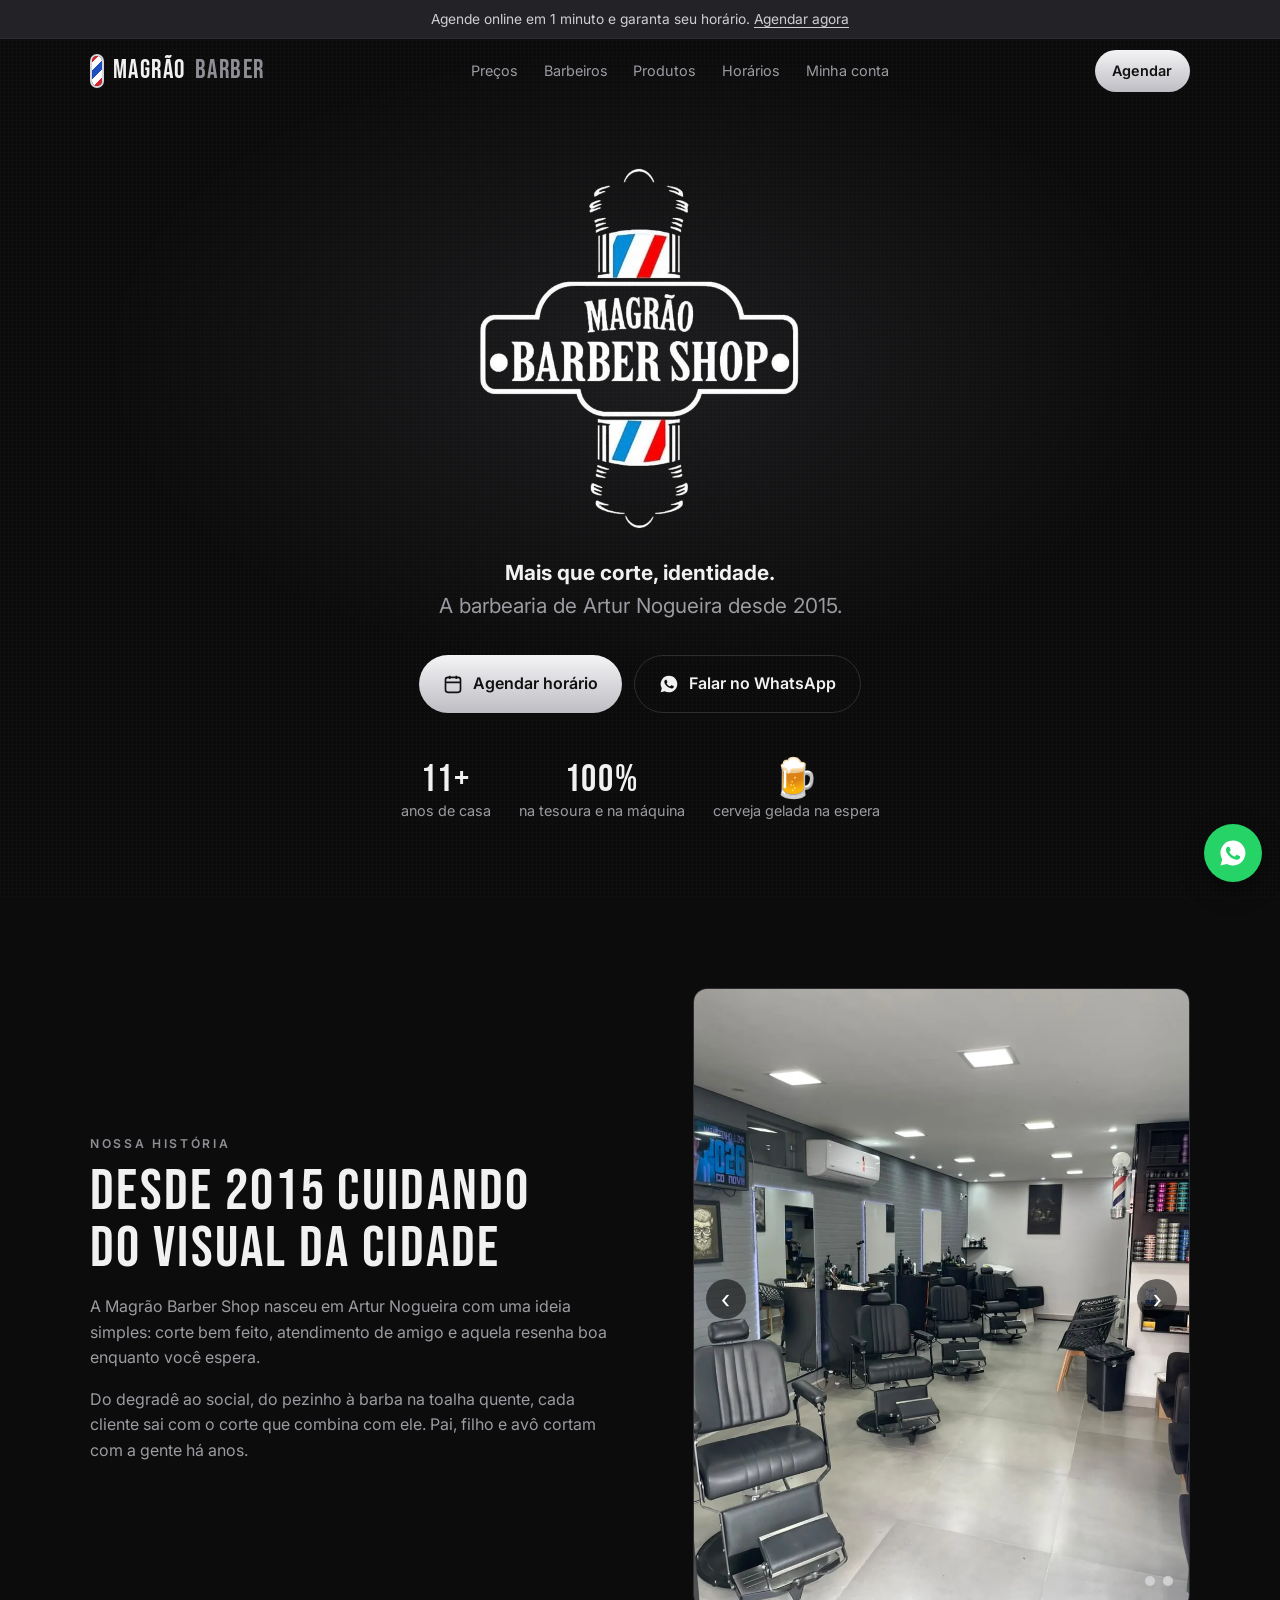
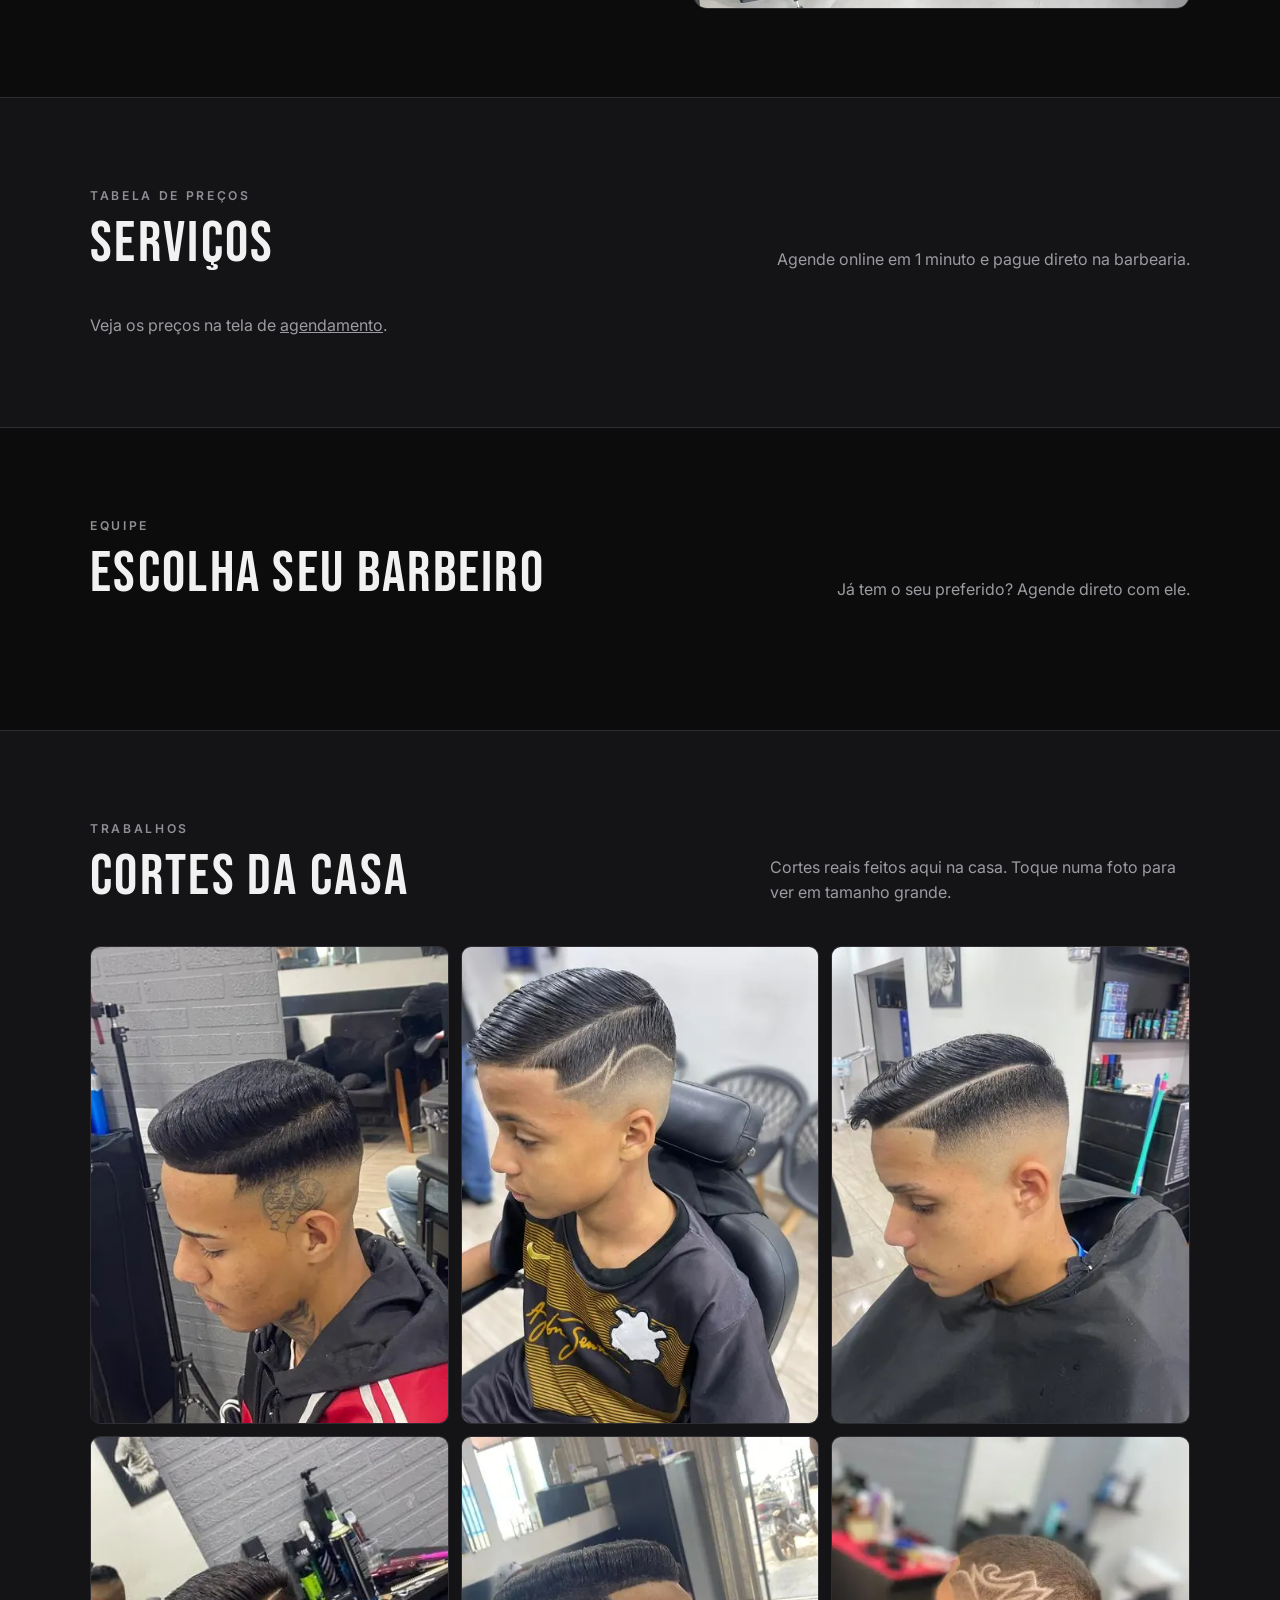
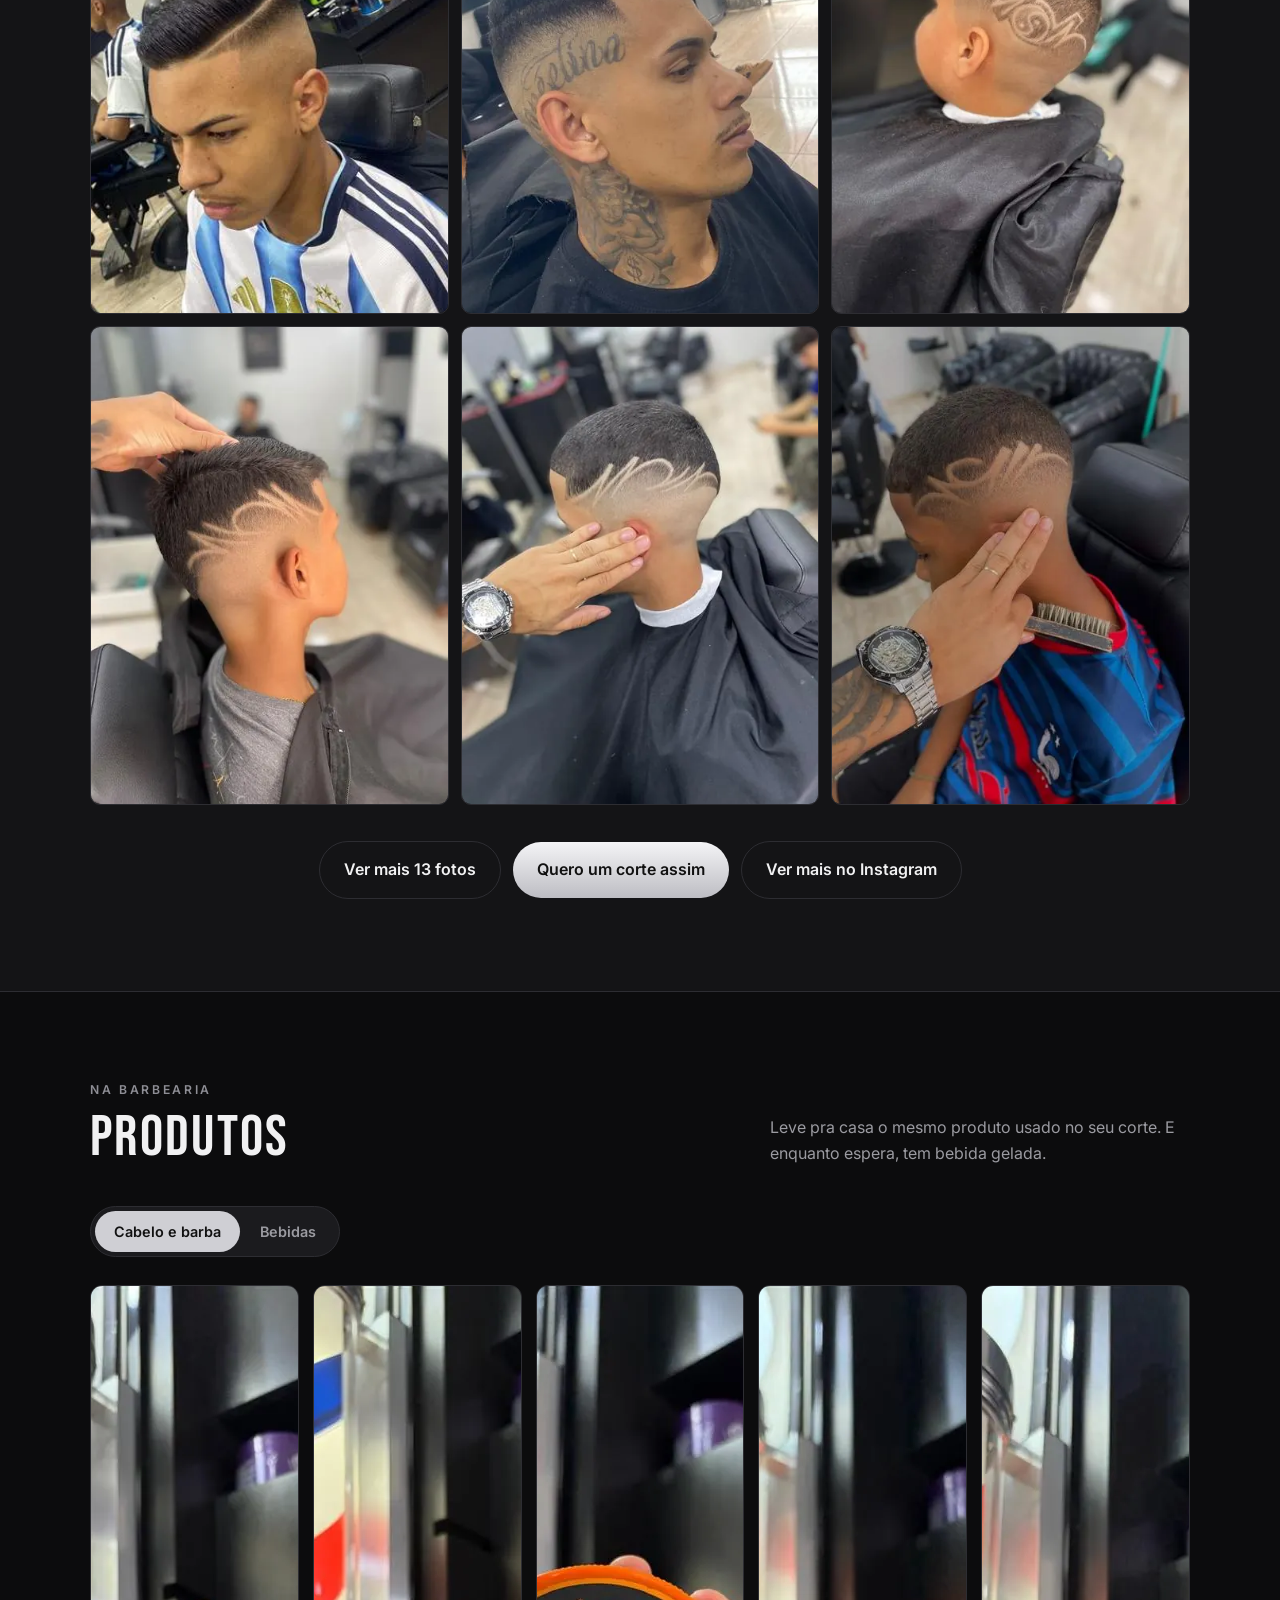
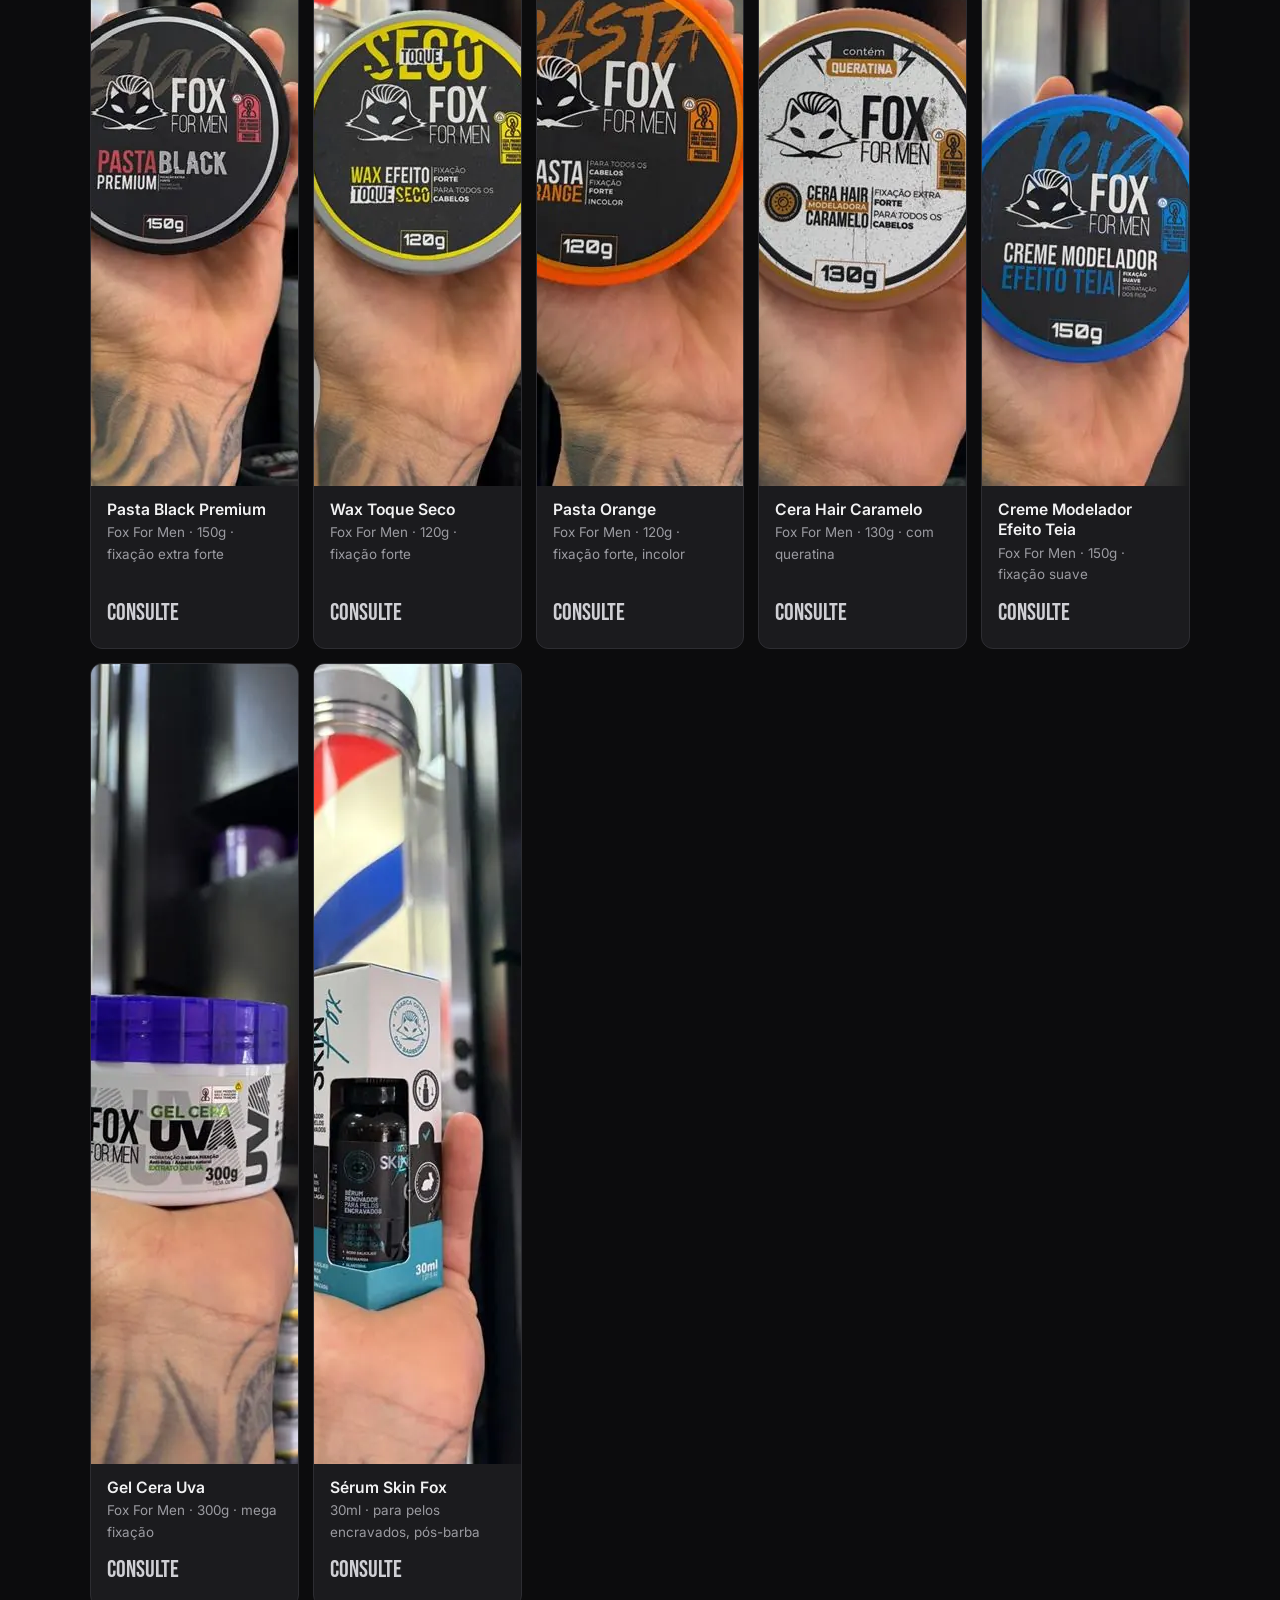
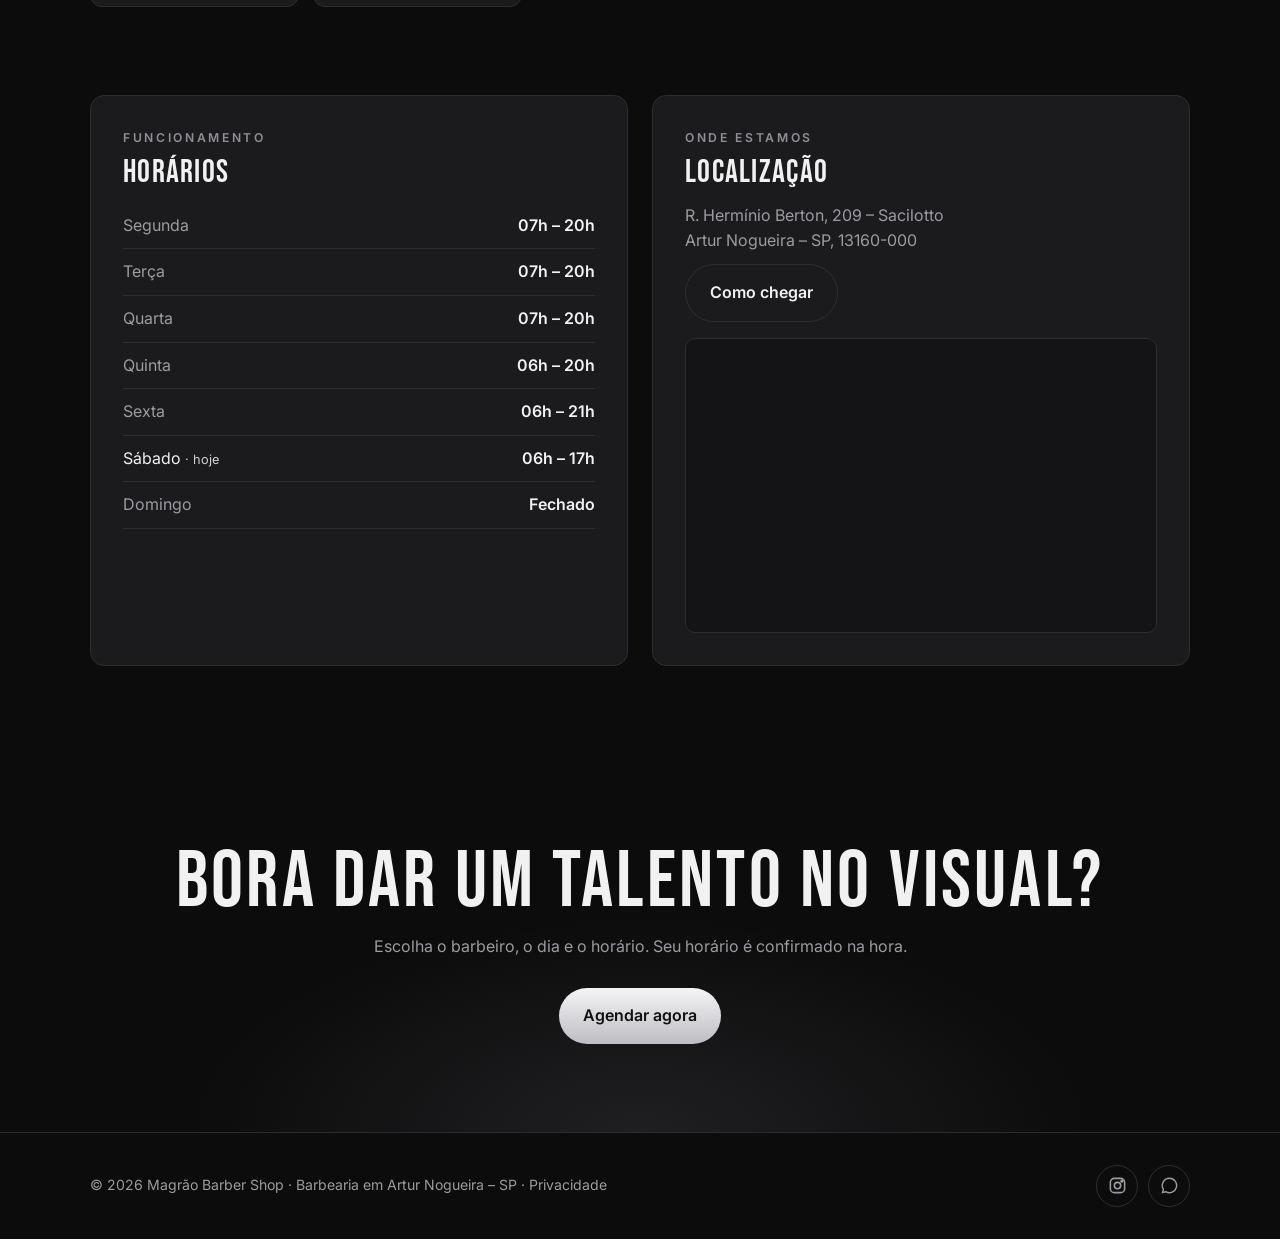
<file: site/index.html>
<!doctype html>
<html lang="pt-BR">
<head>
<script>/* endereço antigo (workers.dev) → domínio da barbearia, no mesmo caminho */if(location.hostname.endsWith(".workers.dev"))location.replace("https://xn--magrobarbershop-nkb.com.br"+location.pathname+location.search+location.hash)</script>
<meta charset="utf-8">
<meta name="viewport" content="width=device-width, initial-scale=1">
<title>Magrão Barber Shop | Barbearia em Artur Nogueira – SP</title>
<meta name="description" content="Barbearia em Artur Nogueira desde 2015. Degradê, social, barba, luzes e platinado. Agende online com o barbeiro que você prefere.">
<link rel="canonical" href="https://xn--magrobarbershop-nkb.com.br/">
<meta name="theme-color" content="#0c0c0d">
<meta name="geo.region" content="BR-SP">
<meta name="geo.placename" content="Artur Nogueira">
<meta name="geo.position" content="-22.5592969;-47.1703975">
<meta property="og:type" content="website">
<meta property="og:locale" content="pt_BR">
<meta property="og:site_name" content="Magrão Barber Shop">
<meta property="og:title" content="Magrão Barber Shop · Barbearia em Artur Nogueira">
<meta property="og:description" content="Mais que corte, identidade. Agende online seu horário.">
<meta property="og:url" content="https://xn--magrobarbershop-nkb.com.br/">
<meta property="og:image" content="https://xn--magrobarbershop-nkb.com.br/img/compartilhar.jpg">
<meta name="twitter:card" content="summary_large_image">
<link rel="icon" type="image/png" sizes="96x96" href="/img/icone-96.png">
<link rel="apple-touch-icon" href="/img/icone-180.png">
<script type="application/ld+json">
{
  "@context": "https://schema.org",
  "@type": "BarberShop",
  "@id": "https://xn--magrobarbershop-nkb.com.br/#barbearia",
  "name": "Magrão Barber Shop",
  "description": "Barbearia em Artur Nogueira desde 2015. Mais que corte, identidade.",
  "url": "https://xn--magrobarbershop-nkb.com.br/",
  "image": "https://xn--magrobarbershop-nkb.com.br/img/compartilhar.jpg",
  "logo": "https://xn--magrobarbershop-nkb.com.br/img/logo.png",
  "telephone": "+55-19-98409-4568",
  "priceRange": "R$ 15 – R$ 120",
  "foundingDate": "2015",
  "address": {
    "@type": "PostalAddress",
    "streetAddress": "R. Hermínio Berton, 209 - Sacilotto",
    "addressLocality": "Artur Nogueira",
    "addressRegion": "SP",
    "postalCode": "13160-000",
    "addressCountry": "BR"
  },
  "geo": { "@type": "GeoCoordinates", "latitude": -22.5592969, "longitude": -47.1703975 },
  "areaServed": ["Artur Nogueira", "Engenheiro Coelho", "Cosmópolis", "Holambra"],
  "openingHoursSpecification": [
    { "@type": "OpeningHoursSpecification", "dayOfWeek": ["Monday", "Tuesday", "Wednesday"], "opens": "07:00", "closes": "20:00" },
    { "@type": "OpeningHoursSpecification", "dayOfWeek": "Thursday", "opens": "06:00", "closes": "20:00" },
    { "@type": "OpeningHoursSpecification", "dayOfWeek": "Friday", "opens": "06:00", "closes": "21:00" },
    { "@type": "OpeningHoursSpecification", "dayOfWeek": "Saturday", "opens": "06:00", "closes": "17:00" }
  ],
  "sameAs": ["https://www.instagram.com/barbeariamagraobarbershop/"],
  "potentialAction": { "@type": "ReserveAction", "target": "https://xn--magrobarbershop-nkb.com.br/agendar" }
}
</script>
<!-- Nome do site que o Google mostra no resultado (no lugar do endereço) -->
<script type="application/ld+json">
{
  "@context": "https://schema.org",
  "@type": "WebSite",
  "name": "Magrão Barber Shop",
  "alternateName": ["Magrão Barbearia", "Barbearia do Magrão"],
  "url": "https://xn--magrobarbershop-nkb.com.br/"
}
</script>
<link rel="preconnect" href="https://fonts.googleapis.com">
<link rel="preconnect" href="https://fonts.gstatic.com" crossorigin>
<link href="https://fonts.googleapis.com/css2?family=Bebas+Neue&family=Inter:wght@400;600&display=swap" rel="stylesheet">
<link rel="stylesheet" href="css/inicio.css?v=20261110a">
</head>
<body>

<header id="top">
  <div class="strip" id="strip"></div>
  <div class="bar">
    <nav class="wrap nav">
      <a href="#" class="brand"><span class="pole"></span>Magrão <b>Barber</b></a>
      <ul>
        <li><a href="#promocoes">Promoções</a></li>
        <li><a href="#servicos">Preços</a></li>
        <li><a href="#barbeiros">Barbeiros</a></li>
        <li><a href="#produtos">Produtos</a></li>
        <li><a href="#contato">Horários</a></li>
        <li><a href="/conta.html">Minha conta</a></li>
      </ul>
      <a class="btn btn-main" href="/agendar.html">Agendar</a>
    </nav>
  </div>
</header>

<main>
  <!-- HERO -->
  <section class="hero">
    <div class="wrap u-pos-relative u-z-1">
      <h1 class="logo">
        <img src="img/logo.webp?v=20261029a" alt="Magrão Barber Shop" width="640" height="640" fetchpriority="high">
        <span class="sr-only">Magrão Barber Shop · Barbearia em Artur Nogueira</span>
      </h1>
      <p class="tag"><strong>Mais que corte, identidade.</strong><br>A barbearia de Artur Nogueira desde 2015.</p>
      <div class="cta">
        <a class="btn btn-main" href="/agendar.html">
          <svg viewBox="0 0 24 24" fill="none" stroke="currentColor" stroke-width="2"><rect x="3" y="4" width="18" height="18" rx="3"/><path d="M16 2v4M8 2v4M3 10h18"/></svg>
          Agendar horário
        </a>
        <a class="btn btn-ghost js-wa" href="#">
          <svg viewBox="0 0 24 24" fill="currentColor"><path d="M12 2a10 10 0 0 0-8.6 15.1L2 22l5-1.3A10 10 0 1 0 12 2Zm5.3 14.1c-.2.6-1.3 1.2-1.8 1.2-.5.1-1 .2-3.3-.7-2.8-1.1-4.6-4-4.7-4.2-.1-.2-1.1-1.5-1.1-2.9s.7-2 1-2.3c.2-.3.5-.3.7-.3h.5c.2 0 .4 0 .6.5l.8 2c.1.2.1.4 0 .5l-.3.5-.4.4c-.1.1-.3.3-.1.6.2.3.7 1.2 1.6 2 1.1 1 2 1.3 2.3 1.4.3.1.5.1.6-.1l.9-1.1c.2-.3.4-.2.7-.1l1.9.9c.3.1.5.2.5.3.1.2.1.8-.1 1.4Z"/></svg>
          Falar no WhatsApp
        </a>
      </div>
      <div class="badges">
        <div><span class="display" id="anos">10+</span>anos de casa</div>
        <div><span class="display">100%</span>na tesoura e na máquina</div>
        <div><span class="display">🍺</span>cerveja gelada na espera</div>
      </div>
    </div>
  </section>

  <!-- PROMOÇÕES -->
  <section id="promocoes" class="alt">
    <div class="wrap">
      <div class="head reveal">
        <div><div class="eyebrow">Aproveita</div><h2>Promoções</h2></div>
        <p>Ofertas da semana. Fale no WhatsApp para garantir a sua.</p>
      </div>
      <div class="promos reveal" id="promos"></div>
    </div>
  </section>

  <!-- SOBRE -->
  <section id="sobre">
    <div class="wrap about">
      <div class="reveal">
        <div class="eyebrow">Nossa história</div>
        <h2>Desde 2015 cuidando<br>do visual da cidade</h2>
        <p>A Magrão Barber Shop nasceu em Artur Nogueira com uma ideia simples: corte bem feito, atendimento de amigo e aquela resenha boa enquanto você espera.</p>
        <p>Do degradê ao social, do pezinho à barba na toalha quente, cada cliente sai com o corte que combina com ele. Pai, filho e avô cortam com a gente há anos.</p>
      </div>
      <div class="about-img ph reveal" id="salao-car" role="region" aria-roledescription="carrossel" aria-label="Fotos do salão">
        <div class="car-track">
          <img src="img/salao-hoje.webp" alt="Salão da Magrão Barber Shop hoje, com as cadeiras de barbeiro e os espelhos" width="960" height="1280" loading="lazy">
          <img src="img/salao.webp" alt="Prateleira de produtos e poste de barbeiro na Magrão Barber Shop" width="900" height="1200" loading="lazy">
        </div>
        <button type="button" class="car-btn car-prev" aria-label="Foto anterior">‹</button>
        <button type="button" class="car-btn car-next" aria-label="Próxima foto">›</button>
        <div class="car-dots"></div>
      </div>
    </div>
  </section>

  <!-- SERVIÇOS -->
  <section id="servicos" class="alt">
    <div class="wrap">
      <div class="head reveal">
        <div><div class="eyebrow">Tabela de preços</div><h2>Serviços</h2></div>
        <p>Agende online em 1 minuto e pague direto na barbearia.</p>
      </div>
      <div class="menu reveal" id="menu"></div>
    </div>
  </section>

  <!-- BARBEIROS -->
  <section id="barbeiros">
    <div class="wrap">
      <div class="head reveal">
        <div><div class="eyebrow">Equipe</div><h2>Escolha seu barbeiro</h2></div>
        <p>Já tem o seu preferido? Agende direto com ele.</p>
      </div>
      <div class="team reveal" id="team"></div>
    </div>
  </section>

  <!-- GALERIA -->
  <section id="galeria" class="alt">
    <div class="wrap">
      <div class="head reveal">
        <div><div class="eyebrow">Trabalhos</div><h2>Cortes da casa</h2></div>
        <p>Cortes reais feitos aqui na casa. Toque numa foto para ver em tamanho grande.</p>
      </div>
      <!-- Fotos dos cortes: img/cortes/corteN-p.webp (grade) e corteN.webp (tamanho grande) · quantidade em js/inicio.js -->
      <div class="grid reveal" id="grid"></div>
      <div class="center">
        <button type="button" class="btn btn-ghost" id="grid-more" hidden>Ver mais fotos</button>
        <a class="btn btn-main" href="/agendar.html">Quero um corte assim</a>
        <a class="btn btn-ghost" href="https://www.instagram.com/barbeariamagraobarbershop/" target="_blank" rel="noopener">Ver mais no Instagram</a>
      </div>
    </div>
  </section>

  <!-- PRODUTOS -->
  <dialog id="lb" aria-label="Foto do corte">
    <div class="lb-in">
      <img id="lb-img" alt="">
      <button type="button" id="lb-prev" aria-label="Foto anterior">‹</button>
      <button type="button" id="lb-next" aria-label="Próxima foto">›</button>
      <button type="button" id="lb-close" aria-label="Fechar">✕</button>
      <span id="lb-count"></span>
    </div>
  </dialog>

  <section id="produtos">
    <div class="wrap">
      <div class="head reveal">
        <div><div class="eyebrow">Na barbearia</div><h2>Produtos</h2></div>
        <p>Leve pra casa o mesmo produto usado no seu corte. E enquanto espera, tem bebida gelada.</p>
      </div>
      <div class="tabs" role="tablist">
        <button role="tab" aria-selected="true" data-cat="cuidados">Cabelo e barba</button>
        <button role="tab" aria-selected="false" data-cat="bebidas">Bebidas</button>
      </div>
      <div class="prods" id="prods"></div>
      <p class="note" id="prod-note" hidden>Bebidas alcoólicas: venda proibida para menores de 18 anos. Se beber, não dirija.</p>
    </div>
  </section>

  <!-- HORÁRIOS / LOCAL -->
  <section class="u-pt-0" id="contato">
    <div class="wrap info">
      <div class="card reveal">
        <div class="eyebrow">Funcionamento</div>
        <h3>Horários</h3>
        <ul class="hours" id="hours"></ul>
      </div>
      <div class="card reveal">
        <div class="eyebrow">Onde estamos</div>
        <h3>Localização</h3>
        <address id="endereco"></address>
        <p class="u-mt-10"><a class="btn btn-ghost" id="rota" target="_blank" rel="noopener noreferrer" href="#">Como chegar</a></p>
        <div class="map"><iframe loading="lazy" title="Mapa da Magrão Barber Shop" id="mapa" referrerpolicy="no-referrer-when-downgrade"></iframe></div>
      </div>
    </div>
  </section>

  <!-- CTA FINAL -->
  <section class="final">
    <div class="wrap reveal">
      <h2>Bora dar um talento no visual?</h2>
      <p>Escolha o barbeiro, o dia e o horário. Seu horário é confirmado na hora.</p>
      <a class="btn btn-main" href="/agendar.html">Agendar agora</a>
    </div>
  </section>
</main>

<footer>
  <div class="wrap">
    <span>© <span id="ano"></span> Magrão Barber Shop · Barbearia em Artur Nogueira – SP · <a href="/privacidade.html">Privacidade</a></span>
    <div class="social">
      <a href="https://www.instagram.com/barbeariamagraobarbershop/" target="_blank" rel="noopener noreferrer" aria-label="Instagram">
        <svg viewBox="0 0 24 24" fill="none" stroke="currentColor" stroke-width="2"><rect x="3" y="3" width="18" height="18" rx="5"/><circle cx="12" cy="12" r="4"/><circle cx="17.5" cy="6.5" r="1" fill="currentColor"/></svg>
      </a>
      <a class="js-wa" href="#" aria-label="WhatsApp">
        <svg viewBox="0 0 24 24" fill="currentColor"><path d="M12 2a10 10 0 0 0-8.6 15.1L2 22l5-1.3A10 10 0 1 0 12 2Zm0 1.8a8.2 8.2 0 1 1-4.2 15.3l-.3-.2-3 .8.8-2.9-.2-.3A8.2 8.2 0 0 1 12 3.8Z"/></svg>
      </a>
    </div>
  </div>
</footer>

<a class="fab js-wa" href="#" aria-label="Agendar pelo WhatsApp">
  <svg viewBox="0 0 24 24"><path d="M12 2a10 10 0 0 0-8.6 15.1L2 22l5-1.3A10 10 0 1 0 12 2Zm5.3 14.1c-.2.6-1.3 1.2-1.8 1.2-.5.1-1 .2-3.3-.7-2.8-1.1-4.6-4-4.7-4.2-.1-.2-1.1-1.5-1.1-2.9s.7-2 1-2.3c.2-.3.5-.3.7-.3h.5c.2 0 .4 0 .6.5l.8 2c.1.2.1.4 0 .5l-.3.5-.4.4c-.1.1-.3.3-.1.6.2.3.7 1.2 1.6 2 1.1 1 2 1.3 2.3 1.4.3.1.5.1.6-.1l.9-1.1c.2-.3.4-.2.7-.1l1.9.9c.3.1.5.2.5.3.1.2.1.8-.1 1.4Z"/></svg>
</a>

<script src="js/config.js?v=20261106"></script>
<script src="js/api.js?v=20261114"></script>
<script src="js/inicio.js?v=20261110a"></script>
</body>
</html>
</file>
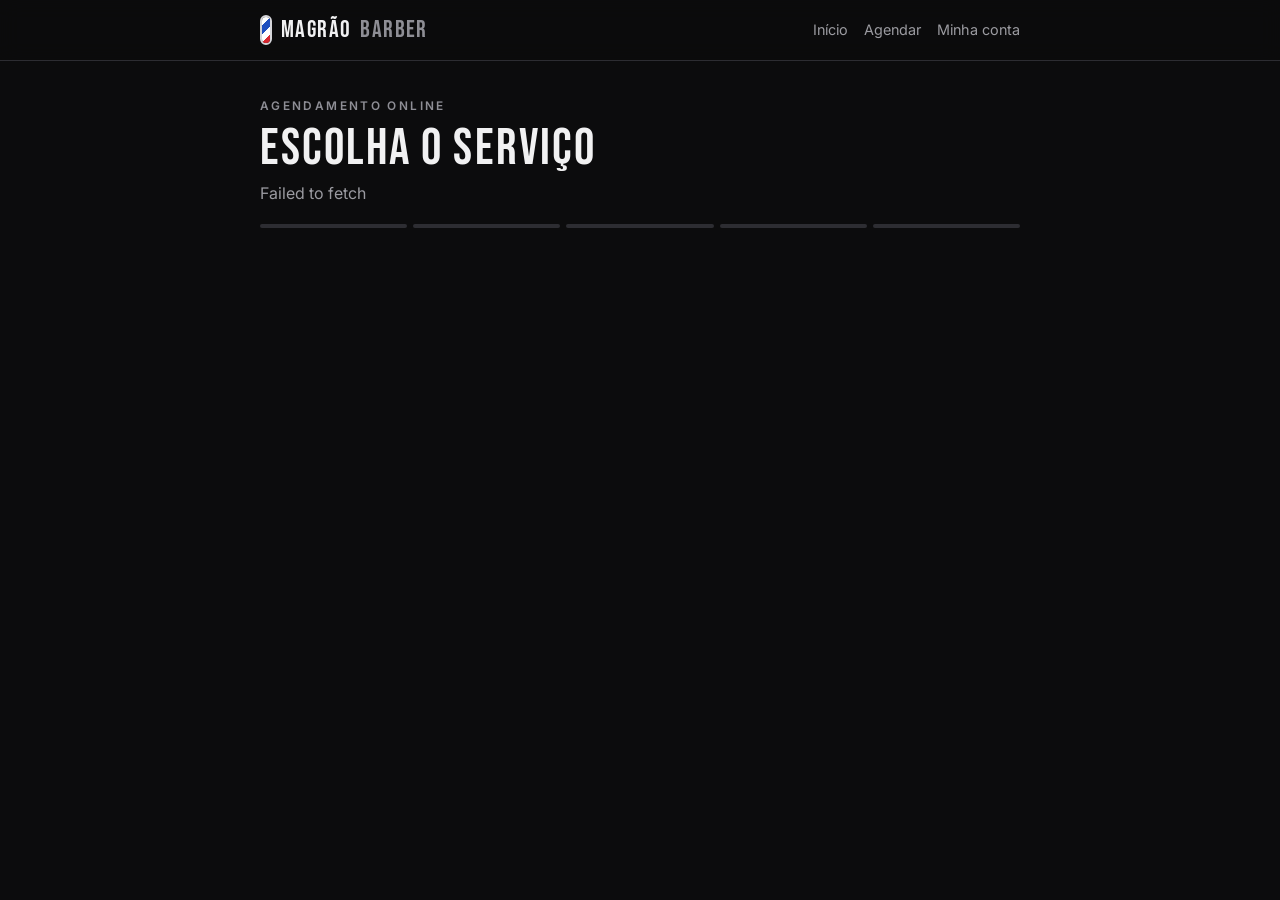
<file: site/agendar.html>
<!doctype html>
<html lang="pt-BR">
<head>
<script>/* endereço antigo (workers.dev) → domínio da barbearia, no mesmo caminho */if(location.hostname.endsWith(".workers.dev"))location.replace("https://xn--magrobarbershop-nkb.com.br"+location.pathname+location.search+location.hash)</script>
<meta charset="utf-8">
<meta name="viewport" content="width=device-width, initial-scale=1">
<title>Agendar · Magrão Barber Shop</title>
<meta name="description" content="Agende seu horário na Magrão Barber Shop, barbearia em Artur Nogueira. Escolha o serviço, o barbeiro e o horário livre.">
<link rel="canonical" href="https://xn--magrobarbershop-nkb.com.br/agendar.html">
<meta name="theme-color" content="#0c0c0d">
<link rel="icon" type="image/png" sizes="96x96" href="/img/icone-96.png">
<link rel="apple-touch-icon" href="/img/icone-180.png">
<link rel="preconnect" href="https://fonts.googleapis.com">
<link rel="preconnect" href="https://fonts.gstatic.com" crossorigin>
<link href="https://fonts.googleapis.com/css2?family=Bebas+Neue&family=Inter:wght@400;600&display=swap" rel="stylesheet">
<link rel="stylesheet" href="css/app.css?v=20261105">
</head>
<body>
<div id="topo"></div>
<main class="wrap">
  <div class="eyebrow">Agendamento online</div>
  <h1 class="page-title" id="title">Escolha o serviço</h1>
  <p class="muted" id="subtitle"></p>
  <div class="steps" id="steps"><span></span><span></span><span></span><span></span><span></span></div>

  <!-- 1. serviço -->
  <section data-step="1" class="choice" id="services"></section>
  <div data-step="1" class="svc-bar" id="svc-bar" hidden>
    <div class="grow" id="svc-sum"></div>
    <button type="button" class="btn btn-main" id="svc-go">Continuar</button>
  </div>

  <!-- 2. barbeiro -->
  <section data-step="2" class="choice" id="barbers" hidden></section>

  <!-- 3. dia e horário -->
  <section data-step="3" hidden>
    <div class="days" id="days"></div>
    <div class="tabs barber-chips" id="barber-chips" role="tablist" aria-label="Escolha o barbeiro"></div>
    <p class="muted small" id="lock-note" hidden></p>
    <div id="times-box">
      <div class="times" id="times"></div>
    </div>
    <div class="card stack u-mt-14" id="waitbox" hidden>
      <h3 class="u-fs-1_6r">Sem horário nesse dia?</h3>
      <p class="muted">Entre na lista de espera. Se alguém desmarcar, você recebe um aviso no WhatsApp na hora.</p>
      <div><button class="btn btn-ghost" id="join-wait">Entrar na lista de espera</button></div>
    </div>
  </section>

  <!-- 4. conta -->
  <section data-step="4" hidden>
    <div class="card" id="auth"></div>
  </section>

  <!-- 5. resumo e Pix -->
  <section data-step="5" hidden>
    <div class="card stack" id="review">
      <dl class="summary" id="summary"></dl>
      <div id="paybox" hidden>
        <div class="eyebrow">Como você vai pagar?</div>
        <div class="choice" id="pay-opts"></div>
        <p class="muted small" id="pkg-tip" hidden></p>
      </div>
      <div class="stack" id="kidbox" hidden>
        <label class="check"><input type="checkbox" id="kid-on"> Meu filho também vai cortar</label>
        <div class="grid2" id="kid-opts" hidden>
          <label>Filho<select id="kid-sel"></select></label>
          <label id="kid-new-wrap" hidden>Nome do filho<input id="kid-new" maxlength="60" autocomplete="off"></label>
          <label>Serviço do filho<select id="kid-svc"></select></label>
        </div>
        <p class="muted small" id="kid-note" hidden>Depois de confirmar o seu, a gente mostra os horários livres mais perto do seu corte para ele.</p>
      </div>
      <p class="muted small" id="policy"></p>
      <p class="err" id="review-err"></p>
      <button class="btn btn-main btn-block" id="pay-btn">Pagar sinal no Pix</button>
    </div>
    <div class="card stack pix" id="pixbox" hidden>
      <div class="eyebrow">Pague o sinal para confirmar</div>
      <div class="display u-fs-2_4r" id="pix-amount"></div>
      <img id="pix-qr" alt="QR Code do Pix" hidden>
      <p class="muted small">Abra o app do banco, escolha <b>Pix copia e cola</b> e cole o código:</p>
      <div class="code" id="pix-code"></div>
      <button class="btn btn-ghost" id="copy">Copiar código Pix</button>
      <p class="muted small">O horário fica reservado por <span class="timer u-fs-1_2r" id="timer">--:--</span></p>
      <p class="muted small"><span class="spinner"></span> Esperando a confirmação do pagamento…</p>
      <button class="btn btn-main" id="fake-pay" hidden>Simular pagamento (modo teste)</button>
    </div>
  </section>

  <!-- 6. confirmado -->
  <section data-step="6" hidden>
    <div class="card stack u-ta-center">
      <div class="done-icon">✓</div>
      <h2 class="u-fs-2_4r">Horário confirmado!</h2>
      <p id="done-text"></p>
      <div class="stack u-ta-left u-bt-line u-pt-14" id="kid-done" hidden>
        <h3 class="u-fs-1_6r" id="kid-title"></h3>
        <p class="muted small" id="kid-sub">Escolha um horário perto do seu:</p>
        <div class="choice" id="kid-times"></div>
      </div>
      <a class="btn btn-main btn-block" id="wa-barber" target="_blank" rel="noopener noreferrer">Falar com o barbeiro no WhatsApp</a>
      <a class="btn btn-ghost btn-block" id="wa-aviso" target="_blank" rel="noopener noreferrer">Avisar a barbearia no WhatsApp</a>
      <p class="muted small">Fale direto com o seu barbeiro ou avise a barbearia: a mensagem com o seu horário já vai pronta, é só apertar enviar.</p>
      <div class="row u-jc-center u-mt-8">
        <a class="btn btn-main" href="/conta.html">Meus agendamentos</a>
        <a class="btn btn-ghost" href="/">Voltar ao site</a>
      </div>
    </div>
  </section>

  <section id="expired" hidden>
    <div class="card stack u-ta-center">
      <h2 class="u-fs-2_2r">O tempo do Pix acabou</h2>
      <p class="muted">O horário foi liberado. Se você já pagou, não se preocupe: confirmamos automaticamente se o horário ainda estiver livre, ou devolvemos o valor.</p>
      <div><button class="btn btn-main" id="restart">Escolher outro horário</button></div>
    </div>
  </section>

  <p class="u-mt-22"><button class="btn btn-ghost btn-sm" id="back" hidden>← Voltar</button></p>
</main>

<script src="js/config.js?v=20261106"></script>
<script src="js/api.js?v=20261114"></script>
<script src="js/agendar.js?v=20261105"></script>
</body>
</html>
</file>
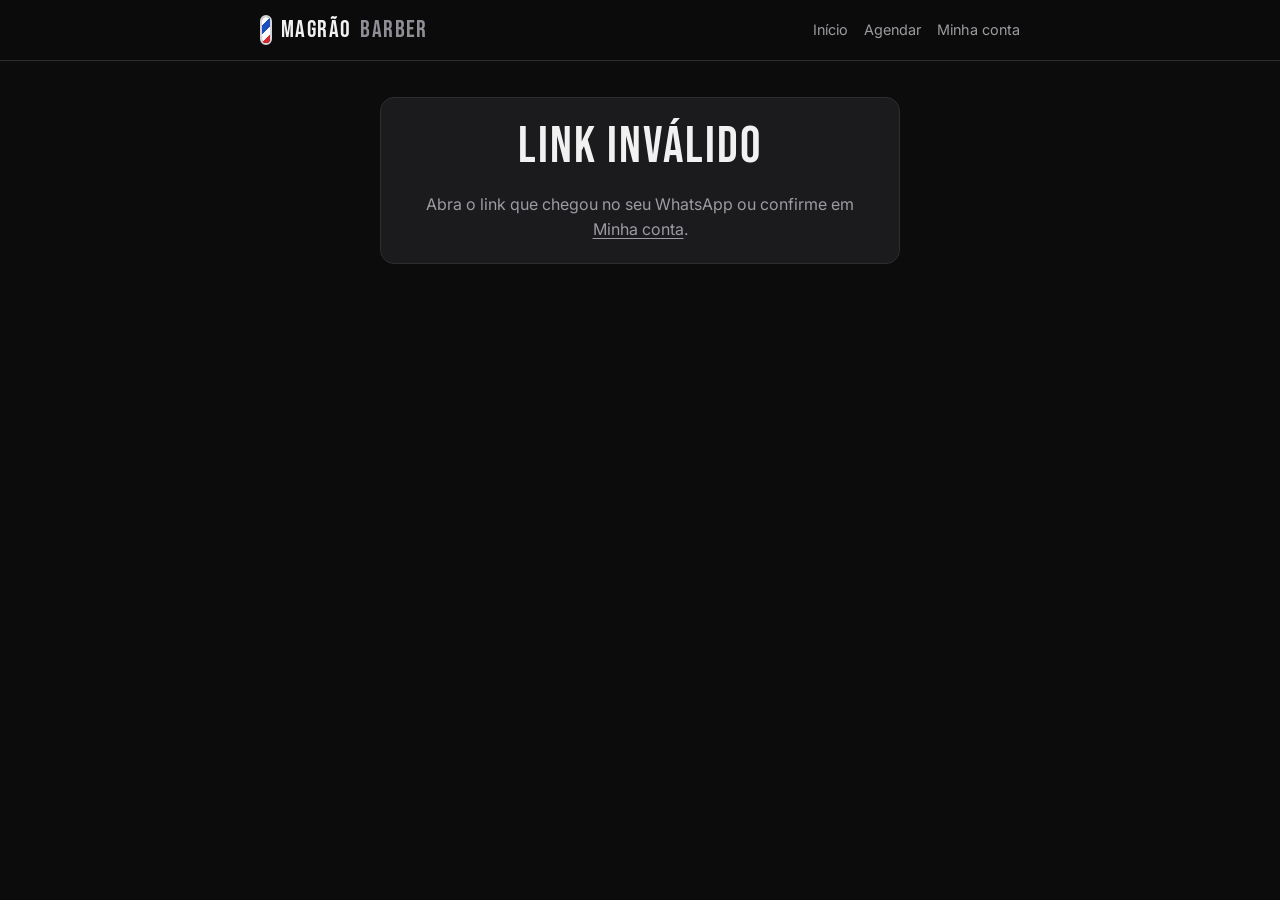
<file: site/confirmar.html>
<!doctype html>
<html lang="pt-BR">
<head>
<script>/* endereço antigo (workers.dev) → domínio da barbearia, no mesmo caminho */if(location.hostname.endsWith(".workers.dev"))location.replace("https://xn--magrobarbershop-nkb.com.br"+location.pathname+location.search+location.hash)</script>
<meta charset="utf-8">
<meta name="viewport" content="width=device-width, initial-scale=1">
<title>Confirmar presença · Magrão Barber Shop</title>
<meta name="robots" content="noindex, nofollow">
<meta name="referrer" content="no-referrer">
<meta name="theme-color" content="#0c0c0d">
<link rel="icon" type="image/png" sizes="96x96" href="/img/icone-96.png">
<link rel="apple-touch-icon" href="/img/icone-180.png">
<link rel="preconnect" href="https://fonts.googleapis.com">
<link rel="preconnect" href="https://fonts.gstatic.com" crossorigin>
<link href="https://fonts.googleapis.com/css2?family=Bebas+Neue&family=Inter:wght@400;600&display=swap" rel="stylesheet">
<link rel="stylesheet" href="css/app.css?v=20261105">
</head>
<body>
<div id="topo"></div>
<main class="wrap u-maxw-520">
  <div class="card stack u-ta-center" id="box">
    <p class="muted"><span class="spinner"></span> Carregando seu horário…</p>
  </div>
</main>
<script src="js/config.js?v=20261106"></script>
<script src="js/api.js?v=20261114"></script>
<script src="js/confirmar.js?v=20261105"></script>
</body>
</html>
</file>
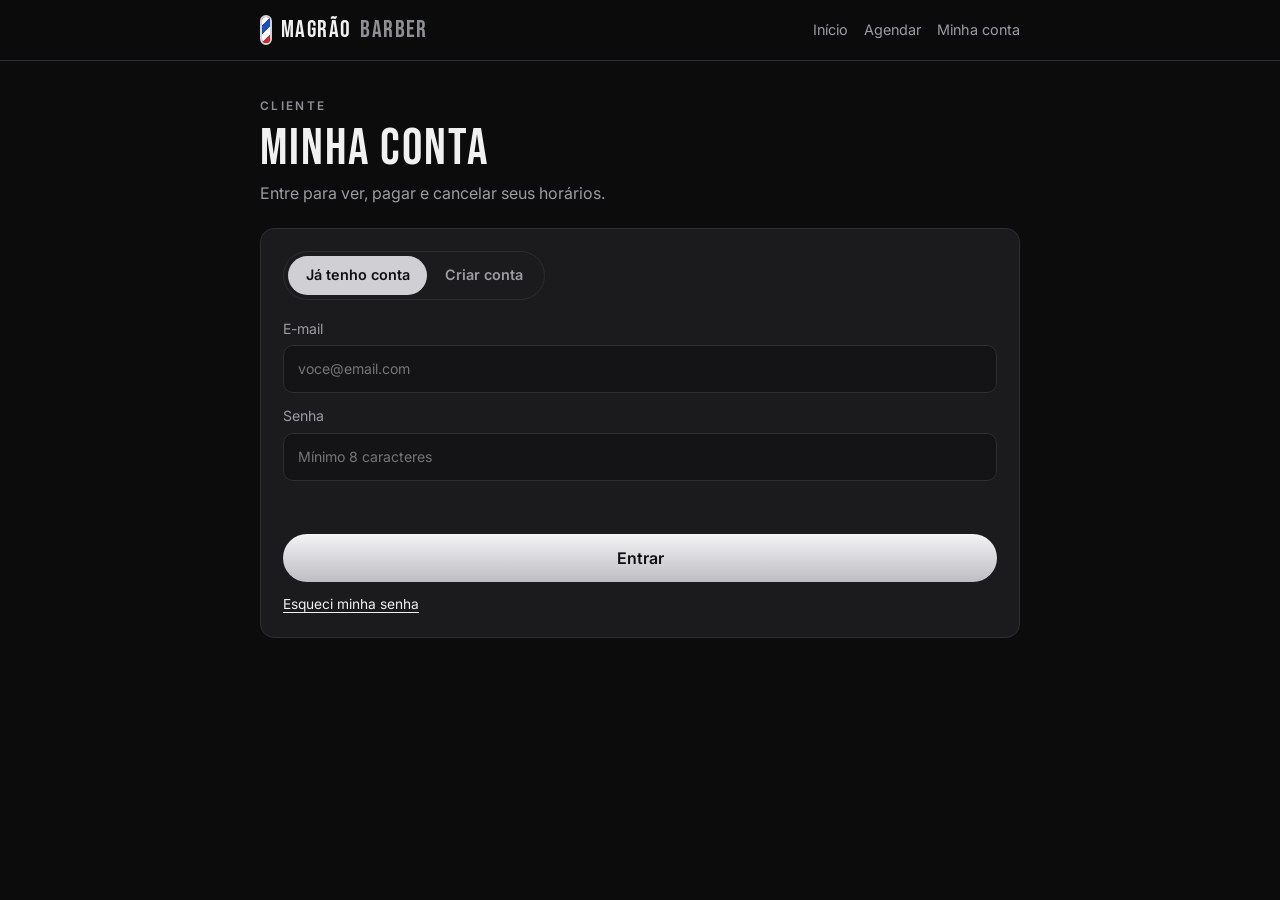
<file: site/conta.html>
<!doctype html>
<html lang="pt-BR">
<head>
<script>/* endereço antigo (workers.dev) → domínio da barbearia, no mesmo caminho */if(location.hostname.endsWith(".workers.dev"))location.replace("https://xn--magrobarbershop-nkb.com.br"+location.pathname+location.search+location.hash)</script>
<meta charset="utf-8">
<meta name="viewport" content="width=device-width, initial-scale=1">
<title>Minha conta · Magrão Barber Shop</title>
<meta name="robots" content="noindex">
<meta name="theme-color" content="#0c0c0d">
<link rel="icon" type="image/png" sizes="96x96" href="/img/icone-96.png">
<link rel="apple-touch-icon" href="/img/icone-180.png">
<link rel="preconnect" href="https://fonts.googleapis.com">
<link rel="preconnect" href="https://fonts.gstatic.com" crossorigin>
<link href="https://fonts.googleapis.com/css2?family=Bebas+Neue&family=Inter:wght@400;600&display=swap" rel="stylesheet">
<link rel="stylesheet" href="css/app.css?v=20261105">
</head>
<body>
<div id="topo"></div>
<main class="wrap">
  <section id="guest" hidden>
    <div class="eyebrow">Cliente</div>
    <h1 class="page-title">Minha conta</h1>
    <p class="muted u-mb-22">Entre para ver, pagar e cancelar seus horários.</p>
    <div class="card" id="auth"></div>
  </section>

  <section id="recovery" hidden>
    <h1 class="page-title">Criar nova senha</h1>
    <form class="card stack u-mt-18" id="recovery-form">
      <label>Nova senha<input type="password" name="password" autocomplete="new-password" minlength="8" maxlength="72" placeholder="Mínimo 8 caracteres"></label>
      <p class="err" role="alert"></p>
      <button class="btn btn-main" type="submit">Salvar nova senha</button>
    </form>
  </section>

  <section id="logged" hidden>
    <div class="spread">
      <div>
        <div class="eyebrow">Olá</div>
        <h1 class="page-title" id="hello"></h1>
      </div>
      <div class="row">
        <a class="btn btn-ghost btn-sm" id="staff-link" href="/painel.html" hidden>Painel da equipe</a>
        <button class="btn btn-ghost btn-sm" id="logout">Sair</button>
      </div>
    </div>
    <p class="muted small" id="me-info"></p>
    <p class="card small err u-mt-12" id="debt" hidden></p>
    <p class="card small u-mt-12" id="birth-ask" hidden>🎁 Coloque sua data de nascimento em <b>Meus dados</b> (lá embaixo) e ganhe um presente no seu aniversário.</p>

    <div class="spread u-m-28-0-12">
      <h2 class="u-fs-2r">Próximos horários</h2>
      <a class="btn btn-main btn-sm" href="/agendar.html">Novo agendamento</a>
    </div>
    <div class="list" id="next"></div>

    <div>
      <h2 class="u-fs-2r u-m-32-0-6">Meus filhos</h2>
      <p class="muted small u-mb-12">Cadastre seus filhos para marcar o corte deles junto com o seu. Ao agendar, marque "Meu filho também vai cortar" e a gente sugere o horário mais perto do seu.</p>
      <div class="list" id="kids"></div>
      <form class="row u-mt-12" id="kid-form">
        <input class="u-flex-1 u-minw-160" name="name" maxlength="60" placeholder="Nome do filho">
        <button class="btn btn-ghost btn-sm" type="submit">Adicionar filho</button>
      </form>
    </div>

    <div id="pacotes">
      <h2 class="u-fs-2r u-m-32-0-6">Pacotes e planos</h2>
      <p class="muted small u-mb-12">Pague uma vez e use os cortes quando quiser. Ao agendar, escolha "Usar meu pacote".</p>
      <div class="list" id="my-pkgs"></div>
      <div class="list u-mt-12" id="buy-pkgs"></div>
    </div>

    <div id="wait-wrap" hidden>
      <h2 class="u-fs-2r u-m-32-0-12">Lista de espera</h2>
      <div class="list" id="wait"></div>
    </div>

    <h2 class="u-fs-2r u-m-32-0-12">Histórico</h2>
    <div class="list" id="past"></div>

    <details class="card u-mt-32">
      <summary class="u-cur-pointer u-fw-600">Meus dados e segurança</summary>
      <div class="stack u-mt-16">
        <form class="stack" id="profile-form">
          <div class="grid2">
            <label>Nome<input name="name" maxlength="80" autocomplete="name"></label>
            <label>WhatsApp<input name="phone" type="tel" maxlength="20" autocomplete="tel"></label>
            <label>Data de nascimento<input name="birth_date" type="date" autocomplete="bday" min="1900-01-01"></label>
            <label>Como costuma pagar na barbearia<select name="pref_pay">
              <option value="">Não sei / tanto faz</option><option value="pix">Pix</option><option value="credito">Cartão de crédito</option>
              <option value="debito">Cartão de débito</option><option value="dinheiro">Dinheiro</option></select></label>
          </div>
          <div><button class="btn btn-ghost btn-sm" type="submit">Salvar dados</button></div>
        </form>
        <form class="stack" id="password-form">
          <label>Nova senha<input type="password" name="password" autocomplete="new-password" minlength="8" maxlength="72"></label>
          <div><button class="btn btn-ghost btn-sm" type="submit">Trocar senha</button></div>
        </form>
        <hr class="u-b0 u-bt-line">
        <p class="muted small">Excluir a conta apaga seu cadastro, histórico de horários e mensagens. Não dá para desfazer.</p>
        <div><button class="btn btn-bad btn-sm" id="delete-account">Excluir minha conta</button></div>
      </div>
    </details>
  </section>
</main>

<script src="js/config.js?v=20261106"></script>
<script src="js/api.js?v=20261114"></script>
<script src="js/conta.js?v=20261114"></script>
</body>
</html>
</file>
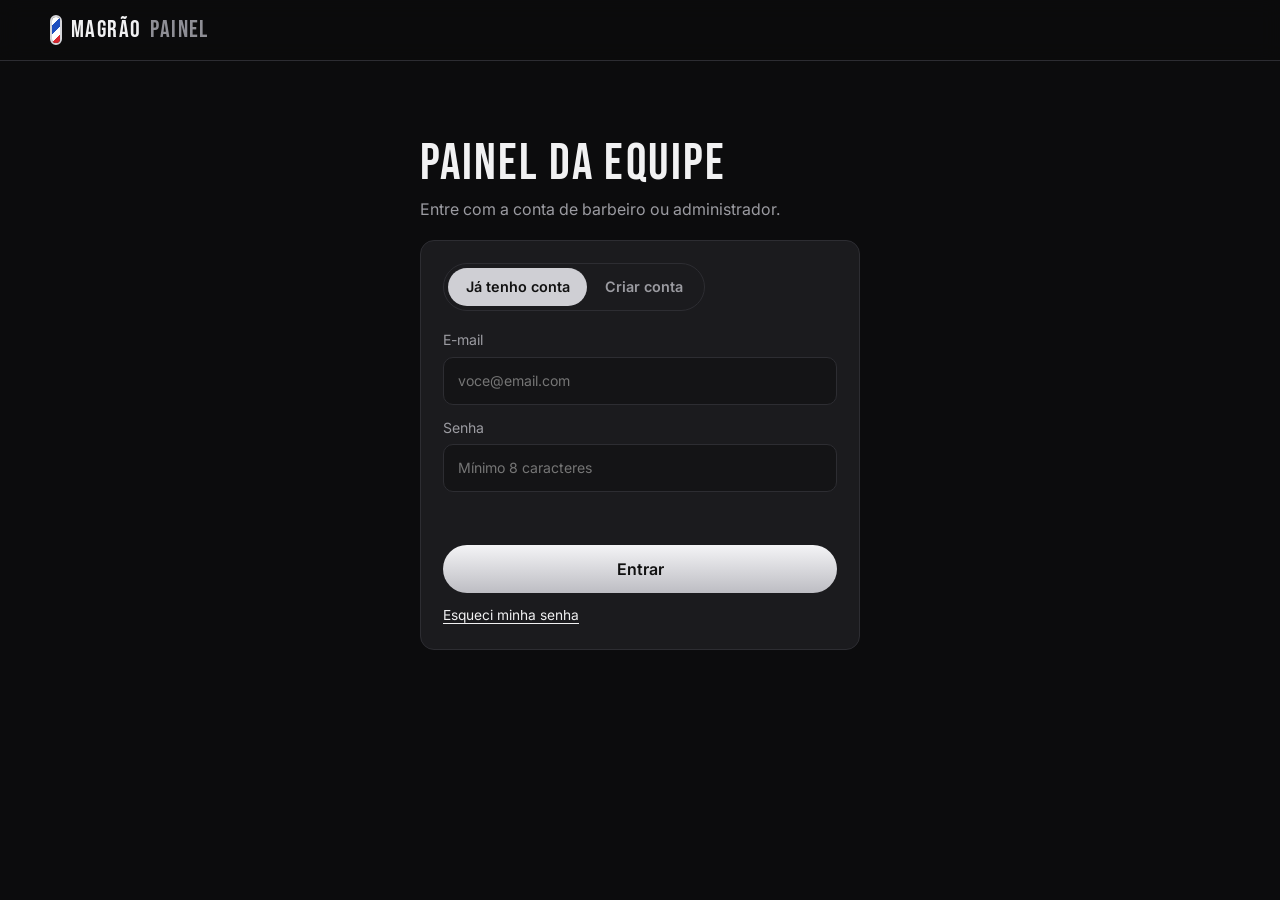
<file: site/painel.html>
<!doctype html>
<html lang="pt-BR">
<head>
<script>/* endereço antigo (workers.dev) → domínio da barbearia, no mesmo caminho */if(location.hostname.endsWith(".workers.dev"))location.replace("https://xn--magrobarbershop-nkb.com.br"+location.pathname+location.search+location.hash)</script>
<meta charset="utf-8">
<meta name="viewport" content="width=device-width, initial-scale=1">
<title>Painel · Magrão Barber Shop</title>
<meta name="robots" content="noindex, nofollow">
<meta name="theme-color" content="#0c0c0d">
<link rel="icon" type="image/png" sizes="96x96" href="/img/icone-96.png">
<link rel="apple-touch-icon" href="/img/icone-180.png">
<link rel="manifest" href="/painel.webmanifest">
<meta name="apple-mobile-web-app-capable" content="yes">
<meta name="mobile-web-app-capable" content="yes">
<meta name="apple-mobile-web-app-title" content="Magrão Painel">
<meta name="apple-mobile-web-app-status-bar-style" content="black">
<link rel="preconnect" href="https://fonts.googleapis.com">
<link rel="preconnect" href="https://fonts.gstatic.com" crossorigin>
<link href="https://fonts.googleapis.com/css2?family=Bebas+Neue&family=Inter:wght@400;600&display=swap" rel="stylesheet">
<link rel="stylesheet" href="css/app.css?v=20261112">
</head>
<body>
<header class="top"><div class="wrap wide">
  <a class="brand" href="/"><span class="pole"></span>Magrão <b>Painel</b></a>
  <nav><span class="muted hide-sm" id="who"></span><a href="#" id="logout">Sair</a></nav>
</div></header>

<main class="wrap wide">
  <section class="u-maxw-440 u-m-40-auto" id="login" hidden>
    <h1 class="page-title">Painel da equipe</h1>
    <p class="muted u-mb-18">Entre com a conta de barbeiro ou administrador.</p>
    <p class="err" id="no-access" hidden>Sua conta não tem acesso ao painel.</p>
    <div class="card" id="auth"></div>
  </section>

  <section id="app" hidden>
    <div class="push-box u-mb-16" id="push-box" hidden>
      <p id="push-msg"></p>
      <div class="row"><button class="btn btn-main btn-sm" id="push-on" hidden>🔔 Receber avisos no celular</button>
        <button class="btn btn-ghost btn-sm" id="push-off" hidden>Desligar neste aparelho</button></div>
    </div>
    <div class="tabs u-mb-24" id="tabs">
      <button data-t="agenda" aria-selected="true">Agenda</button>
      <button data-t="equipe" id="tab-equipe">Equipe</button>
      <button data-t="remanejar">Remanejar</button>
      <button data-t="caixa" data-admin>Caixa</button>
      <button data-t="comissoes">Comissões</button>
      <button data-t="pacotes">Pacotes</button>
      <button data-t="servicos" data-admin>Serviços e preços</button>
      <button data-t="barbeiros" data-admin>Barbeiros e horários</button>
      <button data-t="clientes" data-admin>Clientes</button>
      <button data-t="mensagens">Mensagens</button>
      <button data-t="config" data-admin>Configurações</button>
    </div>

    <!-- AGENDA -->
    <div data-tab="agenda">
      <div class="stats u-mb-16" id="ag-counts"></div>
      <div class="spread u-mb-16">
        <div class="row">
          <button class="btn btn-ghost btn-sm" id="prev" aria-label="Dia anterior">←</button>
          <input class="u-w-auto" type="date" id="date">
          <button class="btn btn-ghost btn-sm" id="next" aria-label="Próximo dia">→</button>
          <button class="btn btn-ghost btn-sm" id="today">Hoje</button>
          <select class="u-w-auto" id="barber-filter"></select>
          <button class="btn btn-main btn-sm" id="new-booking">+ Agendar cliente</button>
          <a class="btn btn-ghost btn-sm" id="wa-agenda" target="_blank" rel="noopener noreferrer">Mandar agenda no WhatsApp</a>
        </div>
        <div class="muted small" id="day-stats"></div>
      </div>
      <div class="agenda-grid">
        <div class="list" id="agenda"></div>
        <div class="stack">
          <div class="card stack">
            <h3 class="u-fs-1_5r">Bloquear horário / folga</h3>
            <label>Barbeiro<select id="bl-barber"></select></label>
            <div class="row u-fwrap-nowrap">
              <label class="u-flex-1">De<input type="time" id="bl-start" value="12:00"></label>
              <label class="u-flex-1">Até<input type="time" id="bl-end" value="13:00"></label>
            </div>
            <label class="check"><input type="checkbox" id="bl-allday"> Dia inteiro</label>
            <label>Motivo<input id="bl-reason" maxlength="100" placeholder="Almoço, folga, médico…"></label>
            <button class="btn btn-ghost" id="bl-add">Bloquear</button>
            <div class="list" id="blocks"></div>
          </div>
          <div class="card stack">
            <h3 class="u-fs-1_5r">Lista de espera do dia</h3>
            <div class="list" id="waitlist"></div>
          </div>
        </div>
      </div>
    </div>

    <!-- EQUIPE / MEU PAINEL -->
    <div data-tab="equipe" hidden>
      <div class="tabs u-mb-18" id="eq-barbers" data-admin-only></div>
      <div class="spread u-mb-14">
        <div>
          <div class="eyebrow" id="eq-role">Barbeiro</div>
          <h2 class="u-fs-2_2r" id="eq-name"></h2>
        </div>
        <div class="row">
          <button class="btn btn-ghost btn-sm" data-eqp="month">Este mês</button>
          <button class="btn btn-ghost btn-sm" data-eqp="last">Mês passado</button>
          <button class="btn btn-ghost btn-sm" data-eqp="week">7 dias</button>
          <input class="u-w-auto" type="date" id="eq-from" aria-label="De">
          <input class="u-w-auto" type="date" id="eq-to" aria-label="Até">
        </div>
      </div>

      <div class="stats" id="eq-stats"></div>

      <div class="card stack u-mt-22">
        <div class="spread">
          <h3 class="u-fs-1_6r">Meus horários do dia</h3>
          <select class="u-w-auto" id="eqs-day" aria-label="Dia"></select>
        </div>
        <p class="small">
          <span class="slot-chip livre">livre</span> <span class="slot-chip ocupado">ocupado</span>
          <span class="slot-chip bloqueado">bloqueado</span> <span class="slot-chip passou">já passou</span>
          <span class="muted" id="eqs-sum"></span>
        </p>
        <p class="muted small">Toque nos horários para marcar (pode marcar vários) e use <b>Liberar</b> ou <b>Bloquear</b> na barra de baixo. Ou use os botões do dia todo.</p>
        <div class="stack" id="eqs-grid"></div>
      </div>

      <div class="card stack u-mt-22">
        <h3 class="u-fs-1_6r">Fechar ou liberar vários dias</h3>
        <p class="muted small">Toque nos dias (pode marcar vários) e escolha. <b>Fechar</b> = folga o dia inteiro. <b>Liberar</b> = volta ao expediente normal, sem bloqueios. Quem já está marcado continua marcado.</p>
        <div class="day-picks" id="eqd-grid"></div>
        <div class="slot-bar" id="eqd-bar" hidden>
          <span class="small"><b id="eqd-count">0</b> dia(s)</span>
          <button type="button" class="btn btn-main btn-sm" data-eqd="liberar">Liberar dias</button>
          <button type="button" class="btn btn-bad btn-sm" data-eqd="fechar">Fechar dias</button>
          <button type="button" class="btn btn-ghost btn-sm" data-eqd="limpar">Limpar</button>
        </div>
      </div>

      <div class="agenda-grid u-mt-22">
        <div class="card stack u-minw-0">
          <div class="spread">
            <h3 class="u-fs-1_6r">Clientes</h3>
            <input class="u-maxw-240" id="eq-q" placeholder="Buscar nome ou telefone" maxlength="60">
          </div>
          <div class="table-wrap">
            <table>
              <thead><tr><th>Cliente</th><th>Cortes</th><th>Desmarques</th><th>Faltas</th><th>Reagend.</th><th>Última visita</th><th>Próximo</th></tr></thead>
              <tbody id="eq-clients"></tbody>
            </table>
          </div>
        </div>
        <div class="card stack">
          <div class="spread u-gap-10">
            <span id="ag-status"></span>
            <button class="btn btn-sm" id="ag-toggle"></button>
          </div>
          <p class="muted small" id="ag-note"></p>
          <h3 class="u-fs-1_6r">Agenda aberta</h3>
          <p class="muted small">Até que dia os clientes podem marcar com este barbeiro pelo site. Os dias depois aparecem como "em breve". Uma data que já passou fecha a agenda para novos agendamentos.</p>
          <label class="check"><input type="checkbox" id="eq-rolling"> Sempre os próximos <span id="eq-days"></span> dias</label>
          <label id="eq-until-wrap">Liberar até<input type="date" id="eq-until"></label>
          <div class="eyebrow u-mt-6">Expediente · vírgula para pausas · vazio = folga</div>
          <div class="stack u-gap-8" id="eq-hours"></div>
          <button class="btn btn-main" id="eq-save">Salvar agenda</button>
        </div>
      </div>

      <div class="card stack u-mt-22">
        <h3 class="u-fs-1_6r">Horário de um dia (ou período)</h3>
        <p class="muted small">Para trabalhar mais tarde no fim de ano, sair mais cedo, folgar ou tirar férias. Vale só nos dias escolhidos, no lugar do expediente da semana. Quem já está marcado continua marcado.</p>
        <div class="grid2">
          <label>De<input type="date" id="dh-from"></label>
          <label>Até (vazio = só um dia)<input type="date" id="dh-to"></label>
        </div>
        <label>Horário nesses dias · vírgula para pausas<input id="dh-hours" placeholder="Ex.: 07:00-12:00, 13:00-22:00"></label>
        <label class="check"><input type="checkbox" id="dh-off"> Folga / férias (não atende nesses dias)</label>
        <div class="row">
          <button class="btn btn-main btn-sm" id="dh-save">Salvar horário desses dias</button>
          <button class="btn btn-ghost btn-sm" id="dh-reset">Voltar ao expediente normal</button>
        </div>
        <div class="list" id="dh-list"></div>
      </div>
    </div>

    <!-- REMANEJAR -->
    <div data-tab="remanejar" hidden>
      <p class="muted u-mb-14">Escolha um dia cheio e mova clientes para dias mais tranquilos. O cliente recebe aviso no WhatsApp e, se não puder no novo horário, pode cancelar pelo site.</p>
      <div class="row u-mb-12">
        <select class="u-w-auto" id="rm-barber"></select>
        <span class="muted small">Ocupação dos próximos 14 dias · clique num dia para ver os clientes</span>
      </div>
      <div class="load" id="rm-load"></div>
      <h3 class="u-fs-1_6r u-m-22-0-10" id="rm-title"></h3>
      <div class="list" id="rm-list"></div>
    </div>

    <!-- CAIXA -->
    <div data-tab="caixa" hidden>
      <div class="row u-mb-14">
        <button class="btn btn-ghost btn-sm" data-cx="today">Hoje</button>
        <button class="btn btn-ghost btn-sm" data-cx="yesterday">Ontem</button>
        <button class="btn btn-ghost btn-sm" data-cx="week">7 dias</button>
        <button class="btn btn-ghost btn-sm" data-cx="month">Este mês</button>
        <label class="u-fd-row u-ai-center u-gap-8">De <input class="u-w-auto" type="date" id="cx-from"></label>
        <label class="u-fd-row u-ai-center u-gap-8">Até <input class="u-w-auto" type="date" id="cx-to"></label>
        <select class="u-w-auto" id="cx-barber"></select>
      </div>
      <div class="stats" id="cx-stats"></div>
      <p class="err small u-mt-12" id="cx-warn" hidden></p>
      <h3 class="u-fs-1_6r u-m-24-0-10">Entradas</h3>
      <div class="card table-wrap">
        <table>
          <thead><tr><th>Quando</th><th>Cliente</th><th>O quê</th><th>Forma</th><th>Valor</th></tr></thead>
          <tbody id="cx-body"></tbody>
        </table>
      </div>
      <h3 class="u-fs-1_6r u-m-24-0-10">Pendentes · a receber</h3>
      <div class="card table-wrap">
        <table>
          <thead><tr><th>Corte</th><th>Cliente (quem paga)</th><th>O quê</th><th>Valor</th><th></th></tr></thead>
          <tbody id="cx-pend"></tbody>
        </table>
      </div>
      <p class="muted small u-mt-12">Entra no caixa o atendimento que foi <b>concluído</b> na agenda (a forma de pagamento é escolhida ao concluir) e a venda de pacote.
        Corte feito com pacote não entra de novo: o dinheiro já entrou quando o pacote foi vendido.
        Consumo (bebidas etc.) entra junto e vai todo para a casa. <b>Pendente</b> só entra no caixa no dia em que for recebido.</p>
    </div>

    <!-- COMISSÕES -->
    <div data-tab="comissoes" hidden>
      <div class="card stack u-maxw-380" id="cm-gate" hidden>
        <h3 class="u-fs-1_6r">Área protegida</h3>
        <label>Senha das comissões<input type="password" id="cm-pass" maxlength="72" autocomplete="new-password"></label>
        <p class="err" id="cm-err" role="alert"></p>
        <div><button class="btn btn-main" id="cm-open">Abrir comissões</button></div>
      </div>
      <div id="cm-content" hidden>
      <div class="row u-mb-14">
        <label class="u-fd-row u-ai-center u-gap-8">De <input class="u-w-auto" type="date" id="cm-from"></label>
        <label class="u-fd-row u-ai-center u-gap-8">Até <input class="u-w-auto" type="date" id="cm-to"></label>
        <button class="btn btn-ghost btn-sm" data-period="month">Este mês</button>
        <button class="btn btn-ghost btn-sm" data-period="last">Mês passado</button>
        <button class="btn btn-ghost btn-sm" data-period="week">Últimos 7 dias</button>
        <button class="btn btn-ghost btn-sm" id="cm-lock" data-admin>Bloquear</button>
      </div>
      <div class="card table-wrap">
        <table>
          <thead><tr><th>Barbeiro</th><th>Atendimentos</th><th>Total cobrado</th><th>Comissão do barbeiro</th><th data-admin></th></tr></thead>
          <tbody id="cm-body"></tbody>
          <tfoot id="cm-foot"></tfoot>
        </table>
      </div>
      <div data-admin>
        <h3 class="u-fs-1_6r u-m-24-0-10">Por forma de pagamento</h3>
        <div class="card table-wrap">
          <table>
            <thead><tr><th>O quê</th><th>Forma</th><th>Quantidade</th><th>Total</th></tr></thead>
            <tbody id="ps-body"></tbody>
          </table>
        </div>
      </div>
      <p class="muted small u-mt-12">Corte feito com pacote entra na comissão pelo valor de cada corte do pacote (ex.: 3 por R$ 180 = R$ 60 cada).</p>
      <p class="muted small u-mt-12">Conta só atendimentos <b>concluídos</b>. Nas químicas ("a partir de"), vale o valor final digitado ao concluir.</p>
      <p class="muted small u-mt-12" data-admin>Em <b>Editar</b> você muda a porcentagem (vale para os próximos atendimentos) ou combina um valor em reais para o período aberto na tela. Fica bloqueado de novo ao sair da aba ou depois de 5 minutos parado.</p>
      </div>
    </div>

    <!-- PACOTES -->
    <div data-tab="pacotes" hidden>
      <div class="card stack u-mb-18">
        <h3 class="u-fs-1_6r">Vender pacote no balcão</h3>
        <label>Cliente (nome ou telefone)<input id="ps-q" maxlength="60" autocomplete="off" placeholder="Ex.: João ou 99999"></label>
        <div class="list" id="ps-results"></div>
        <div class="stack" id="ps-form" hidden>
          <p class="small"><b id="ps-client"></b> · <a href="#" id="ps-change">trocar cliente</a></p>
          <div class="grid2">
            <label>Pacote ou plano<select id="ps-pkg"></select></label>
            <label>Como pagou<select id="ps-method"><option value="pix">Pix</option><option value="credito">Cartão de crédito</option><option value="debito">Cartão de débito</option><option value="dinheiro">Dinheiro</option></select></label>
          </div>
          <div><button class="btn btn-main btn-sm" id="ps-sell">Vender e ativar</button></div>
        </div>
      </div>
      <div class="spread u-mb-10"><h3 class="u-fs-1_6r">Pacotes dos clientes</h3>
        <input class="u-maxw-260" id="pk-q" placeholder="Buscar cliente" maxlength="60"></div>
      <div class="list" id="pk-list"></div>
      <div data-admin>
        <h3 class="u-fs-1_6r u-m-28-0-10">Pacotes e planos à venda</h3>
        <div class="card table-wrap">
          <table>
            <thead><tr><th>Ordem</th><th>Tipo</th><th>Nome</th><th>Serviço</th><th>Cortes</th><th>Preço (R$)</th><th>Validade (dias)</th><th>Link da assinatura (opcional)</th><th>Ativo</th><th></th></tr></thead>
            <tbody id="pkc-body"></tbody>
          </table>
          <button class="btn btn-ghost btn-sm u-mt-14" id="pkc-add">+ Novo pacote</button>
        </div>
        <p class="muted small u-mt-12"><b>Pacote</b>: o cliente paga uma vez (crédito em até 12x ou Pix pelo site, ou no balcão) e usa os cortes dentro da validade.
          <b>Plano</b>: mensal, os cortes valem 30 dias. Para cobrar sozinho no cartão todo mês, crie o plano no app da InfinitePay
          (Planos e assinaturas) e cole o link aqui; quando o pagamento aparecer no app, clique em "Ativar" ou "Renovar mês".</p>
      </div>
    </div>

    <!-- SERVIÇOS -->
    <div data-tab="servicos" hidden>
      <div class="card table-wrap">
        <table>
          <thead><tr><th>Ordem</th><th>Serviço</th><th>Descrição</th><th>Preço (R$)</th><th>"A partir de"</th><th>Duração (min)</th><th>Ativo</th><th></th></tr></thead>
          <tbody id="svc-body"></tbody>
        </table>
        <button class="btn btn-ghost btn-sm u-mt-14" id="svc-add">+ Novo serviço</button>
      </div>
      <h3 class="u-fs-1_6r u-m-28-0-10">Comissão por serviço</h3>
      <div class="card stack u-maxw-380" id="sc-gate">
        <p class="muted small">Área protegida: é a mesma senha da aba Comissões.</p>
        <label>Senha das comissões<input type="password" id="sc-pass" maxlength="72" autocomplete="new-password"></label>
        <p class="err" id="sc-err" role="alert"></p>
        <div><button class="btn btn-main" id="sc-open">Abrir comissão dos serviços</button></div>
      </div>
      <div id="sc-content" hidden>
        <div class="tabs u-mb-14" id="sc-barbers"></div>
        <p class="muted small u-mb-10" id="sc-help"></p>
        <div class="card row u-mb-14">
          <label class="u-fd-row u-ai-center u-gap-8">Barbeiro recebe <input class="u-w-80" type="number" id="sc-all" min="0" max="100" step="1" placeholder="%"> %</label>
          <button class="btn btn-ghost btn-sm" id="sc-all-btn">Aplicar em todos os serviços deste barbeiro</button>
          <button class="btn btn-ghost btn-sm" id="sc-clear-btn">Voltar todos para a % geral dele</button>
        </div>
        <div class="card table-wrap">
          <table>
            <thead><tr><th>Serviço</th><th>Preço</th><th>Barbeiro (%)</th><th>Casa (%)</th><th>Em reais</th><th></th></tr></thead>
            <tbody id="sc-body"></tbody>
          </table>
        </div>
      </div>
      <h3 class="u-fs-1_6r u-m-28-0-10">Consumíveis (bebidas e outros)</h3>
      <div class="card table-wrap">
        <table>
          <thead><tr><th>Ordem</th><th>Nome</th><th>Preço (R$)</th><th>Ativo</th><th></th></tr></thead>
          <tbody id="prod-body"></tbody>
        </table>
        <button class="btn btn-ghost btn-sm u-mt-14" id="prod-add">+ Novo consumível</button>
      </div>
      <p class="muted small u-mt-12">Ao concluir um atendimento, o barbeiro marca o que o cliente consumiu e o painel soma ao valor do corte. O consumo vai todo para a casa (não entra na comissão).</p>
      <h3 class="u-fs-1_6r u-m-28-0-10">Promoções da página inicial</h3>
      <p class="muted small u-mb-10">Escolha um serviço do cardápio (ou deixe livre) e coloque o preço que quiser. No site, a promoção aparece com <span class="badge confirmado">Disponível</span> em verde ou <span class="badge cancelado">Indisponível</span> em vermelho; desmarque "Mostrar no site" para escondê-la. Preço vazio = sem preço. "De" é o preço riscado (opcional).</p>
      <div class="stack" id="promo-list"></div>
      <button class="btn btn-ghost btn-sm u-mt-14" id="promo-add">+ Nova promoção</button>
    </div>

    <!-- BARBEIROS -->
    <div data-tab="barbeiros" hidden>
      <div class="card stack u-mb-18">
        <div class="spread">
          <h3 class="u-fs-1_6r">Horários do dia</h3>
          <div class="row">
            <select class="u-w-auto" id="ds-day" aria-label="Dia"></select>
            <select class="u-w-auto" id="ds-barber" aria-label="Barbeiro"></select>
          </div>
        </div>
        <p class="small">
          <span class="slot-chip livre">livre</span> <span class="slot-chip ocupado">ocupado</span>
          <span class="slot-chip bloqueado">bloqueado</span> <span class="slot-chip passou">já passou</span>
          <span class="muted" id="ds-sum"></span>
        </p>
        <p class="muted small">Toque nos horários para marcar (pode marcar vários) e use <b>Liberar</b> ou <b>Bloquear</b> na barra de baixo. Ou use os botões do dia todo.</p>
        <div class="stack" id="ds-grid"></div>
      </div>
      <div class="list" id="barbers"></div>
      <button class="btn btn-ghost btn-sm u-mt-14" id="barber-add">+ Novo barbeiro</button>
      <p class="muted small u-mt-14">Para um barbeiro ver a própria agenda: ele cria uma conta no site e você, em "Clientes", muda o acesso dele para "Barbeiro".</p>
    </div>

    <!-- CLIENTES -->
    <div data-tab="clientes" hidden>
      <div class="card stack u-mb-18">
        <div class="spread"><h3 class="u-fs-1_6r">🎂 Aniversariantes</h3>
          <select class="u-w-auto" id="bd-month"></select></div>
        <div class="list" id="bd-list"></div>
      </div>
      <input class="u-maxw-360 u-mb-14" id="cli-q" placeholder="Buscar por nome ou WhatsApp" maxlength="60">
      <div class="card table-wrap">
        <table>
          <thead><tr><th>Nome</th><th>WhatsApp</th><th>Cortes</th><th>Faltas</th><th>Pacote</th><th>Acesso</th><th></th></tr></thead>
          <tbody id="cli-body"></tbody>
        </table>
      </div>
    </div>

    <!-- MENSAGENS -->
    <div data-tab="mensagens" hidden>
      <p class="muted small u-mb-12" id="wa-mode"></p>
      <div class="u-maxw-320 u-mb-12"><label class="small">WhatsApp deste celular<select data-wa-app>
        <option value="auto">Automático (link do WhatsApp)</option>
        <option value="business">WhatsApp Business</option>
        <option value="normal">WhatsApp normal</option></select></label></div>
      <div class="list" id="msgs"></div>
    </div>

    <!-- CONFIG -->
    <div data-tab="config" hidden>
      <div class="card stack u-maxw-560">
        <label>Sinal cobrado no Pix
          <select id="cfg-deposit_percent"><option value="0">Sem sinal: confirma na hora e paga na barbearia</option><option value="30">30% do valor</option><option value="50">50% do valor</option><option value="100">100% (pagamento total)</option></select></label>
        <label>Lembrete automático no WhatsApp (minutos antes)<input type="number" min="5" id="cfg-reminder_minutes"></label>
        <label>Tempo para pagar o Pix antes de liberar o horário (minutos)<input type="number" min="5" id="cfg-hold_minutes"></label>
        <label>Devolver o sinal se cancelar com pelo menos (horas)<input type="number" min="0" id="cfg-cancel_hours"></label>
        <label>Tempo de cada horário (contado a partir do início do expediente)
          <select id="cfg-slot_step_min">
            <option value="10">A cada 10 min (07:00, 07:10, 07:20…)</option>
            <option value="15">A cada 15 min (07:00, 07:15, 07:30…)</option>
            <option value="20">A cada 20 min (07:00, 07:20, 07:40…)</option>
            <option value="30">A cada 30 min (07:00, 07:30, 08:00…)</option>
            <option value="40">A cada 40 min (07:00, 07:40, 08:20…)</option>
            <option value="60">A cada 1 hora (07:00, 08:00, 09:00…)</option>
          </select>
          <small class="muted">Os horários de cada barbeiro começam no início do expediente dele. Se um serviço durar mais que isso, ele ocupa mais de um horário.</small></label>
        <label>Antecedência mínima para agendar (minutos)<input type="number" min="0" id="cfg-min_lead_min"></label>
        <label>Agenda aberta para quantos dias à frente<input type="number" min="1" id="cfg-days_ahead"></label>
        <label>Quantas pessoas da lista de espera avisar quando abre vaga<input type="number" min="1" id="cfg-waitlist_notify_count"></label>
        <label>Pagamento online pelo site (InfinitePay: crédito em até 12x ou Pix)
          <select id="cfg-online_pay"><option value="0">Desligado: o cliente paga na barbearia</option><option value="1">Ligado: o cliente escolhe pagar agora ou na barbearia</option></select>
          <small class="muted">Só ligue depois de colocar a InfiniteTag da barbearia nos segredos do Supabase (INFINITEPAY_HANDLE).</small></label>
        <hr class="u-b0 u-bt-line">
        <label>Confirmação de presença
          <select id="cfg-confirm_required"><option value="0">Desligada</option><option value="1">Ligada: sem confirmação, a vaga é liberada</option></select></label>
        <label>Pedir a confirmação quantos minutos antes (180 = 3 horas)<input type="number" min="30" id="cfg-confirm_ask_minutes"></label>
        <label>Liberar a vaga se não confirmar até quantos minutos antes<input type="number" min="5" id="cfg-confirm_deadline_minutes"></label>
        <hr class="u-b0 u-bt-line">
        <label>Mensagem de aniversário
          <select id="cfg-birthday_enabled"><option value="1">Ligada: manda parabéns às 9h do dia</option><option value="0">Desligada</option></select></label>
        <label>Presente de aniversário (aparece na mensagem)<input id="cfg-birthday_gift" maxlength="200"></label>
        <p class="muted small">Só ligue quando o WhatsApp oficial estiver enviando mensagens. Sem ele o cliente não recebe o pedido e só consegue confirmar em "Minha conta". Agendamentos feitos pelo balcão e quem marcou já dentro do prazo ficam fora da regra.</p>
        <button class="btn btn-main" id="cfg-save">Salvar</button>
        <p class="muted small" id="cfg-modes"></p>
      </div>
    </div>
  </section>
</main>

<!-- Janela de mover horário -->
<dialog id="move">
  <form method="dialog" class="stack" id="move-form">
    <div class="spread"><h3 class="u-fs-1_8r">Mover horário</h3><button class="btn btn-ghost btn-sm" value="cancel" aria-label="Fechar">✕</button></div>
    <p class="muted small" id="mv-info"></p>
    <label>Barbeiro<select id="mv-barber"></select></label>
    <div class="days" id="mv-days"></div>
    <div class="times" id="mv-times"></div>
    <label class="check small"><input type="checkbox" id="mv-force"> Encaixe fora do expediente (escolher hora livre)</label>
    <label id="mv-free-wrap" hidden>Hora do encaixe<input type="time" id="mv-free"></label>
    <label class="check small"><input type="checkbox" id="mv-notify" checked> Avisar o cliente no WhatsApp</label>
    <p class="err" id="mv-err" role="alert"></p>
    <button class="btn btn-main" id="mv-save" type="button" disabled>Mover</button>
  </form>
</dialog>

<!-- Janela de agendar cliente pelo balcão -->
<dialog id="nb">
  <form method="dialog" class="stack" id="nb-form">
    <div class="spread"><h3 class="u-fs-1_8r">Agendar cliente</h3><button class="btn btn-ghost btn-sm" value="cancel" aria-label="Fechar">✕</button></div>
    <div class="tabs" id="nb-mode" role="tablist">
      <button type="button" data-mode="marcar" aria-selected="true">Marcar horário</button>
      <button type="button" data-mode="encaixe" aria-selected="false">Encaixe (já atendido)</button>
    </div>

    <!-- Encaixe: corte feito agora (ou que passou do horário), entra direto como concluído -->
    <div id="wk" class="stack" hidden>
      <p class="muted small">Para o cliente que chegou sem horário ou passou do horário e você atendeu mesmo assim. Fica registrado como concluído e entra em Comissões, Caixa e no resumo do dia.</p>
      <div class="stack" id="wk-client-pick">
        <label>Cliente com cadastro? Busque (nome ou telefone)<input id="wk-q" maxlength="60" autocomplete="off" placeholder="Ex.: João ou 99999"></label>
        <div class="list" id="wk-results"></div>
        <div class="grid2">
          <label>Ou: nome do cliente<input id="wk-name" maxlength="80" autocomplete="off" placeholder="Ex.: Zé"></label>
          <label>Telefone (opcional · cadastra)<input id="wk-phone" type="tel" maxlength="20" autocomplete="off" placeholder="(19) 99999-9999"></label>
        </div>
      </div>
      <p class="small" id="wk-client-chosen" hidden><b id="wk-client"></b> · <a href="#" id="wk-change">trocar cliente</a></p>
      <div class="stack u-gap-6">
        <span class="small">Serviços que fez <span class="muted">· pode marcar mais de um</span></span>
        <div class="svc-picks" id="wk-services"></div>
        <span class="muted small" id="wk-sum"></span>
      </div>
      <div class="grid2">
        <label>Com quem cortou<select id="wk-barber"></select></label>
        <label>Dia<input type="date" id="wk-date"></label>
        <label>Que horas chegou<input type="time" id="wk-time"></label>
        <label>Valor cobrado (R$)<input type="number" id="wk-price" step="0.01" min="0" inputmode="decimal"></label>
        <label>Como pagou<select id="wk-pay">
          <option value="pix">Pix</option><option value="credito">Cartão de crédito</option><option value="debito">Cartão de débito</option>
          <option value="dinheiro">Dinheiro</option><option value="pendente">Pendente · paga depois (só com cadastro)</option></select></label>
      </div>
      <button class="btn btn-main" id="wk-save" type="button">Registrar atendimento</button>
    </div>

    <div id="nb-step-client" class="stack">
      <label>Buscar cliente (nome ou telefone)<input id="nb-q" maxlength="60" autocomplete="off" placeholder="Ex.: João ou 99999"></label>
      <div class="list" id="nb-results"></div>
      <details id="nb-new">
        <summary class="u-cur-pointer u-fw-600">Cliente novo (só nome e telefone)</summary>
        <div class="stack u-mt-10">
          <label>Nome<input id="nb-name" maxlength="80" autocomplete="off"></label>
          <label>Telefone / WhatsApp<input id="nb-phone" type="tel" maxlength="20" autocomplete="off" placeholder="(19) 99999-9999"></label>
          <label>Data de nascimento (opcional)<input id="nb-birth" type="date" min="1900-01-01"></label>
          <button type="button" class="btn btn-ghost btn-sm" id="nb-create">Cadastrar cliente</button>
        </div>
      </details>
    </div>
    <div id="nb-step-slot" class="stack" hidden>
      <p class="small"><b id="nb-client"></b> · <a href="#" id="nb-change">trocar cliente</a></p>
      <label>Corte do filho? Nome do filho (opcional · fica na conta do pai)<input id="nb-child" list="nb-kids" maxlength="60" autocomplete="off" placeholder="Deixe vazio se for o próprio cliente"></label>
      <datalist id="nb-kids"></datalist>
      <div class="grid2">
        <label>Serviço<select id="nb-service"></select></label>
        <label>Barbeiro<select id="nb-barber"></select></label>
      </div>
      <label>Dia<input type="date" id="nb-date"></label>
      <div class="times" id="nb-times"></div>
      <label class="check small"><input type="checkbox" id="nb-force"> Encaixe fora do expediente</label>
      <label id="nb-free-wrap" hidden>Hora do encaixe<input type="time" id="nb-free"></label>
      <label class="check small"><input type="checkbox" id="nb-use-pkg"> Usar um corte do pacote do cliente</label>
      <p class="muted small">O cliente paga na barbearia (ou com o pacote). Se ele tiver WhatsApp, recebe a confirmação.</p>
    </div>
    <p class="err" id="nb-err" role="alert"></p>
    <button class="btn btn-main" id="nb-save" type="button" disabled hidden>Agendar</button>
  </form>
</dialog>

<!-- Janela: como o cliente pagou -->
<!-- Notas: bloco de notas flutuante, salvo na conta de cada um -->
<div id="notes" hidden>
  <div class="notes-panel" id="notes-panel" hidden>
    <div class="spread"><b>Minhas notas</b><button type="button" class="btn btn-ghost btn-sm" id="notes-close" aria-label="Fechar notas">✕</button></div>
    <textarea id="notes-text" maxlength="20000" placeholder="Anote o que não pode esquecer: pedidos, recados, compras…"></textarea>
    <span class="muted small" id="notes-status"></span>
  </div>
  <button type="button" class="notes-btn" id="notes-btn" aria-label="Abrir notas">📝 Notas</button>
</div>

<dialog id="wadlg">
  <form method="dialog" class="stack">
    <div class="spread"><h3 class="u-fs-1_8r">Avisar o cliente</h3><button class="btn btn-ghost btn-sm" value="" aria-label="Fechar">✕</button></div>
    <p class="small" id="wa-title"></p>
    <p class="card small u-ws-pre-wrap" id="wa-text"></p>
    <a class="btn btn-main btn-block" id="wa-send" target="_blank" rel="noopener noreferrer">Enviar no WhatsApp</a>
    <label class="small">WhatsApp deste celular<select data-wa-app>
      <option value="auto">Automático (link do WhatsApp)</option>
      <option value="business">WhatsApp Business</option>
      <option value="normal">WhatsApp normal</option></select></label>
    <button class="btn btn-ghost btn-block" value="">Avisar depois (fica na aba Mensagens)</button>
  </form>
</dialog>

<dialog id="askdlg">
  <form method="dialog" class="stack">
    <p id="ask-text"></p>
    <div class="row"><button class="btn btn-main" value="ok" id="ask-ok">Confirmar</button><button class="btn btn-ghost" value="">Voltar</button></div>
  </form>
</dialog>

<dialog id="cmdlg">
  <div class="stack">
    <div class="spread"><h3 class="u-fs-1_8r" id="cmd-title"></h3><button class="btn btn-ghost btn-sm" type="button" id="cmd-close" aria-label="Fechar">✕</button></div>
    <p class="muted small" id="cmd-info"></p>
    <label>Barbeiro recebe neste período (R$)<input type="number" id="cmd-val" step="0.01" min="0" inputmode="decimal"></label>
    <p class="small" id="cmd-house"></p>
    <label>Porcentagem do barbeiro nos próximos atendimentos (%)<input type="number" id="cmd-pct" min="0" max="100" inputmode="numeric"></label>
    <p class="err small" id="cmd-err" role="alert"></p>
    <div class="row">
      <button class="btn btn-main" type="button" id="cmd-save">Salvar</button>
      <button class="btn btn-ghost" type="button" id="cmd-reset" hidden>Voltar para a porcentagem</button>
    </div>
  </div>
</dialog>

<dialog id="rmdlg">
  <form method="dialog" class="stack">
    <div class="spread"><h3 class="u-fs-1_8r" id="rm-title">Desmarcar</h3><button class="btn btn-ghost btn-sm" value="" aria-label="Fechar">✕</button></div>
    <p class="small"><b id="rm-info"></b></p>
    <p class="muted small" id="rm-help"></p>
    <p class="err small" id="rm-online" hidden>Esse horário foi pago online: a devolução é feita pelo app da InfinitePay.</p>
    <label id="rm-reason-label">Motivo<input id="rm-reason" maxlength="200" autocomplete="off"></label>
    <label class="check" id="rm-notify-wrap"><input type="checkbox" id="rm-notify" checked> Mandar mensagem no WhatsApp para o cliente remarcar</label>
    <label class="check" id="rm-refund-wrap" hidden><input type="checkbox" id="rm-refund" checked> Devolver o sinal para o cliente</label>
    <div class="row">
      <button class="btn btn-bad" value="ok" id="rm-go">Desmarcar</button>
      <button class="btn btn-ghost" value="">Voltar</button>
    </div>
  </form>
</dialog>

<dialog id="paydlg">
  <form method="dialog" class="stack">
    <div class="spread"><h3 class="u-fs-1_8r">Confirmar pagamento</h3><button class="btn btn-ghost btn-sm" value="" aria-label="Fechar">✕</button></div>
    <p class="muted small" id="pay-info"></p>
    <label id="pay-price-wrap" hidden>Valor final do serviço (R$)<input type="number" id="pay-price" step="0.01" min="0" inputmode="decimal"></label>
    <div class="stack u-gap-8" id="pay-items" hidden></div>
    <p id="pay-total" hidden></p>
    <div class="grid2">
      <button class="btn btn-main" value="pix">Pix</button><button class="btn btn-main" value="credito">Crédito</button>
      <button class="btn btn-main" value="debito">Débito</button><button class="btn btn-main" value="dinheiro">Dinheiro</button>
    </div>
    <button class="btn btn-ghost btn-block" value="nada" id="pay-none" hidden>Concluir sem consumo</button>
    <button class="btn btn-bad btn-block" value="pendente" id="pay-pend" hidden>Pendente · paga depois (fica na conta do cliente)</button>
  </form>
</dialog>

<script src="js/config.js?v=20261106"></script>
<script src="js/api.js?v=20261114"></script>
<script src="js/painel.js?v=20261112b"></script>
</body>
</html>
</file>
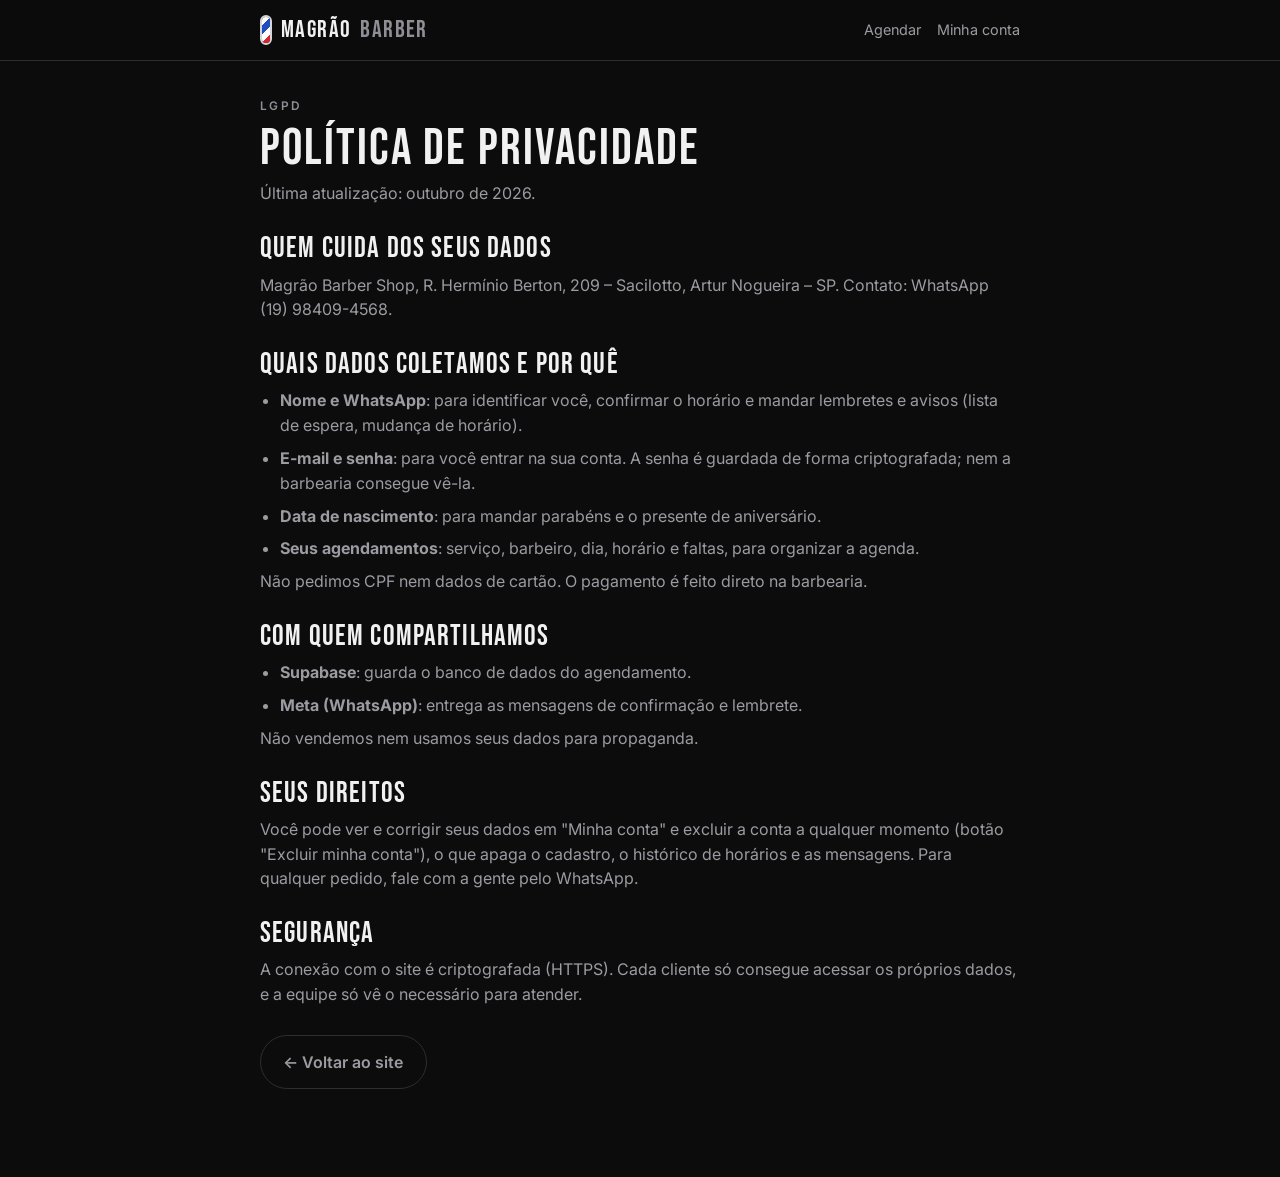
<file: site/privacidade.html>
<!doctype html>
<html lang="pt-BR">
<head>
<script>/* endereço antigo (workers.dev) → domínio da barbearia, no mesmo caminho */if(location.hostname.endsWith(".workers.dev"))location.replace("https://xn--magrobarbershop-nkb.com.br"+location.pathname+location.search+location.hash)</script>
<meta charset="utf-8">
<meta name="viewport" content="width=device-width, initial-scale=1">
<title>Política de privacidade · Magrão Barber Shop</title>
<meta name="description" content="Como a Magrão Barber Shop usa e protege os seus dados no agendamento online.">
<link rel="canonical" href="https://xn--magrobarbershop-nkb.com.br/privacidade.html">
<meta name="theme-color" content="#0c0c0d">
<link rel="icon" type="image/png" sizes="96x96" href="/img/icone-96.png">
<link rel="apple-touch-icon" href="/img/icone-180.png">
<link rel="preconnect" href="https://fonts.googleapis.com">
<link rel="preconnect" href="https://fonts.gstatic.com" crossorigin>
<link href="https://fonts.googleapis.com/css2?family=Bebas+Neue&family=Inter:wght@400;600&display=swap" rel="stylesheet">
<link rel="stylesheet" href="css/app.css?v=20261105">
</head>
<body>
<header class="top"><div class="wrap">
  <a class="brand" href="/"><span class="pole"></span>Magrão <b>Barber</b></a>
  <nav><a href="/agendar.html">Agendar</a><a href="/conta.html">Minha conta</a></nav>
</div></header>
<main class="wrap doc">
  <div class="eyebrow">LGPD</div>
  <h1 class="page-title">Política de privacidade</h1>
  <p>Última atualização: outubro de 2026.</p>

  <h2>Quem cuida dos seus dados</h2>
  <p>Magrão Barber Shop, R. Hermínio Berton, 209 – Sacilotto, Artur Nogueira – SP. Contato: WhatsApp (19) 98409-4568.</p>

  <h2>Quais dados coletamos e por quê</h2>
  <ul>
    <li><b>Nome e WhatsApp</b>: para identificar você, confirmar o horário e mandar lembretes e avisos (lista de espera, mudança de horário).</li>
    <li><b>E-mail e senha</b>: para você entrar na sua conta. A senha é guardada de forma criptografada; nem a barbearia consegue vê-la.</li>
    <li><b>Data de nascimento</b>: para mandar parabéns e o presente de aniversário.</li>
    <li><b>Seus agendamentos</b>: serviço, barbeiro, dia, horário e faltas, para organizar a agenda.</li>
  </ul>
  <p>Não pedimos CPF nem dados de cartão. O pagamento é feito direto na barbearia.</p>

  <h2>Com quem compartilhamos</h2>
  <ul>
    <li><b>Supabase</b>: guarda o banco de dados do agendamento.</li>
    <li><b>Meta (WhatsApp)</b>: entrega as mensagens de confirmação e lembrete.</li>
  </ul>
  <p>Não vendemos nem usamos seus dados para propaganda.</p>

  <h2>Seus direitos</h2>
  <p>Você pode ver e corrigir seus dados em "Minha conta" e excluir a conta a qualquer momento (botão "Excluir minha conta"), o que apaga o cadastro, o histórico de horários e as mensagens. Para qualquer pedido, fale com a gente pelo WhatsApp.</p>

  <h2>Segurança</h2>
  <p>A conexão com o site é criptografada (HTTPS). Cada cliente só consegue acessar os próprios dados, e a equipe só vê o necessário para atender.</p>

  <p class="u-mt-28"><a class="btn btn-ghost" href="/">← Voltar ao site</a></p>
</main>
</body>
</html>
</file>
<file: site/css/inicio.css>
/* Página inicial (antes ficava num <style> dentro do index.html; a CSP não libera CSS embutido) */
:root{
  --bg:#0c0c0d; --bg2:#141416; --card:#1b1b1e; --card2:#232327; --line:#2d2d32;
  --text:#f1f1f2; --muted:#9b9ba1; --silver:#cfcfd4; --silver-2:#8e8e95;
  --pole-red:#d8262f; --pole-blue:#1f4fbf;
  --radius:14px;
}
*{box-sizing:border-box;margin:0;padding:0}
html{scroll-behavior:smooth;scroll-padding-top:110px}
body{background:var(--bg);color:var(--text);font:16px/1.6 Inter,system-ui,-apple-system,Segoe UI,Roboto,sans-serif;-webkit-font-smoothing:antialiased}
a{color:inherit;text-decoration:none}
img{display:block;max-width:100%}
button{font:inherit;color:inherit;background:none;border:0;cursor:pointer}
.wrap{width:min(1100px,100% - 32px);margin-inline:auto}
h1,h2,h3,.display{font-family:"Bebas Neue",Impact,sans-serif;font-weight:400;letter-spacing:.04em;line-height:1}
h2{font-size:clamp(2.4rem,6vw,3.6rem)}
.eyebrow{color:var(--silver-2);font-weight:600;text-transform:uppercase;letter-spacing:.22em;font-size:.76rem;margin-bottom:.6rem}
section{padding:88px 0}
.alt{background:var(--bg2);border-block:1px solid var(--line)}
.head{display:flex;justify-content:space-between;align-items:end;gap:20px;flex-wrap:wrap;margin-bottom:40px}
.head p{color:var(--muted);max-width:42ch}

/* botões */
.btn{display:inline-flex;align-items:center;justify-content:center;gap:.6rem;padding:.95rem 1.5rem;border-radius:999px;font-weight:600;transition:transform .15s, box-shadow .2s, background .2s, border-color .2s}
.btn-main{background:linear-gradient(180deg,#f4f4f6,#bdbdc3);color:#111}
.btn-main:hover{transform:translateY(-2px);box-shadow:0 8px 30px rgba(220,220,230,.18)}
.btn-ghost{border:1px solid var(--line);color:var(--text)}
.btn-ghost:hover{border-color:var(--silver-2)}
.btn svg{width:20px;height:20px;flex:none}

/* faixa de promoção */
.strip{background:var(--card2);border-bottom:1px solid var(--line);font-size:.86rem;color:var(--silver);text-align:center;padding:8px 16px}
.strip a{text-decoration:underline;text-underline-offset:3px}

/* topo */
header{position:fixed;inset:0 0 auto;z-index:20;transition:background .25s, border-color .25s}
header .bar{border-bottom:1px solid transparent;transition:background .25s,border-color .25s}
header.solid .bar{background:rgba(12,12,13,.9);backdrop-filter:blur(10px);border-color:var(--line)}
.nav{display:flex;align-items:center;justify-content:space-between;height:64px}
.brand{font-family:"Bebas Neue",sans-serif;font-size:1.6rem;letter-spacing:.06em;display:flex;align-items:center;gap:.55rem}
.brand b{color:var(--silver-2);font-weight:400}
.nav ul{display:flex;gap:1.6rem;list-style:none;font-size:.9rem;color:var(--muted)}
.nav ul a:hover{color:var(--text)}
.nav .btn{padding:.6rem 1.1rem;font-size:.9rem}
@media (max-width:860px){.nav ul{display:none}}

/* poste de barbeiro (única cor do site) */
.pole{width:14px;height:34px;border-radius:7px;overflow:hidden;position:relative;border:2px solid #d5d5d9;flex:none}
.pole::before{content:"";position:absolute;inset:-40px 0 0;background:repeating-linear-gradient(-45deg,var(--pole-red) 0 6px,#fff 6px 12px,var(--pole-blue) 12px 18px,#fff 18px 24px);animation:spin 1.2s linear infinite}
.pole.big{width:34px;height:150px;border-radius:17px;border-width:3px;box-shadow:0 0 30px rgba(255,255,255,.1)}
.pole.big::before{inset:-68px 0 0;background:repeating-linear-gradient(-45deg,var(--pole-red) 0 12px,#fff 12px 24px,var(--pole-blue) 24px 36px,#fff 36px 48px);animation:spinbig 2s linear infinite}
@keyframes spin{to{transform:translateY(34px)}}
@keyframes spinbig{to{transform:translateY(68px)}}

/* hero */
.hero{min-height:100svh;display:grid;place-items:center;text-align:center;padding:140px 0 70px;position:relative;overflow:hidden;
  background:radial-gradient(60% 50% at 50% 40%,rgba(200,200,210,.09),transparent 70%),var(--bg)}
.hero::after{content:"";position:absolute;inset:0;background:url("../img/textura.svg");pointer-events:none}
/* logo com fundo transparente (img/logo.png) */
.logo{margin:0 auto 8px;line-height:0}
.logo img{width:min(400px,78vw);height:auto;margin:0 auto}
.sr-only{position:absolute;width:1px;height:1px;padding:0;margin:-1px;overflow:hidden;clip:rect(0,0,0,0);white-space:nowrap;border:0}
.hero p.tag{font-size:clamp(1.05rem,2.5vw,1.3rem);color:var(--muted);margin:.4rem auto 2rem;max-width:520px}
.hero p.tag strong{color:var(--text)}
.cta{display:flex;gap:12px;justify-content:center;flex-wrap:wrap}
.badges{display:flex;gap:28px;justify-content:center;margin-top:48px;flex-wrap:wrap;color:var(--muted);font-size:.9rem}
.badges div{display:flex;flex-direction:column;align-items:center}
.badges .display{font-size:2.4rem;color:var(--text)}
@media (max-width:520px){.pole.big{display:none}}

/* promoções */
.promos{display:grid;grid-template-columns:repeat(3,1fr);gap:16px}
.promo{background:linear-gradient(160deg,var(--card2),var(--card));border:1px solid var(--line);border-radius:var(--radius);padding:26px;display:flex;flex-direction:column;gap:10px;position:relative;overflow:hidden}
.promo-top{display:flex;justify-content:space-between;align-items:center;gap:10px}
.promo .status{font-size:.72rem;font-weight:600;letter-spacing:.1em;text-transform:uppercase;padding:4px 10px;border-radius:999px;border:1px solid}
.promo .status.on{color:#5fd38d;border-color:rgba(95,211,141,.45);background:rgba(95,211,141,.1)}
.promo .status.off{color:#ff6b6b;border-color:rgba(255,107,107,.45);background:rgba(255,107,107,.1)}
.promo .svc{color:var(--silver-2);font-size:.85rem;margin-top:-6px}
.promo.off h3,.promo.off p,.promo.off .price{opacity:.55}
.promo .unavail{font-weight:600;font-size:.92rem;color:#ff6b6b}
.promo .tag{font-size:.72rem;font-weight:600;letter-spacing:.14em;text-transform:uppercase;color:#111;background:var(--silver);padding:4px 10px;border-radius:999px}
.promo h3{font-size:2rem}
.promo p{color:var(--muted);font-size:.95rem;flex:1}
.promo .price{font-family:"Bebas Neue";font-size:2.2rem}
.promo .price s{color:var(--silver-2);font-size:1.3rem;margin-right:8px}
.promo a{font-weight:600;font-size:.92rem;color:var(--silver)}
.promo a:hover{color:#fff}
@media (max-width:860px){.promos{grid-template-columns:1fr}}

/* sobre */
.about{display:grid;grid-template-columns:1.1fr 1fr;gap:56px;align-items:center}
.about p{color:var(--muted);margin-top:1rem;max-width:52ch}
.ph{background:repeating-linear-gradient(-45deg,#161618 0 14px,#1b1b1e 14px 28px);border:1px solid var(--line)}
.about-img{aspect-ratio:4/5;border-radius:var(--radius);overflow:hidden;position:relative}
.about-img img{width:100%;height:100%;object-fit:cover}
.about>*{min-width:0}
.car-track{display:flex;height:100%;overflow-x:auto;scroll-snap-type:x mandatory;scroll-behavior:smooth;scrollbar-width:none}
.car-track::-webkit-scrollbar{display:none}
.car-track img{flex:0 0 100%;scroll-snap-align:start}
.car-btn{position:absolute;top:50%;transform:translateY(-50%);width:40px;height:40px;border-radius:50%;border:0;background:rgba(0,0,0,.55);color:#fff;font-size:1.6rem;line-height:1;cursor:pointer;display:grid;place-items:center}
.car-btn[hidden]{display:none}
.car-btn:hover{background:rgba(0,0,0,.8)}
.car-prev{left:12px}.car-next{right:12px}
.car-dots{position:absolute;right:16px;bottom:22px;display:flex;gap:8px}
.car-dots button{width:10px;height:10px;padding:0;border-radius:50%;border:0;background:rgba(255,255,255,.5);cursor:pointer}
.car-dots button[aria-current="true"]{background:var(--silver)}
@media (max-width:820px){.about{grid-template-columns:1fr}.about-img{aspect-ratio:4/3}}

/* serviços */
.menu{display:grid;grid-template-columns:repeat(2,1fr);gap:0 48px}
.item{display:flex;align-items:baseline;gap:12px;padding:20px 0;border-bottom:1px dashed var(--line)}
.item h3{font-size:1.7rem}
.item small{display:block;color:var(--muted);font-size:.88rem;font-family:Inter,sans-serif;letter-spacing:0;margin-top:4px}
.item .dots{flex:1}
.item .price{font-family:"Bebas Neue";font-size:1.8rem;color:var(--silver);white-space:nowrap}
.item .price small{font-family:Inter,sans-serif;font-size:.72rem;color:var(--muted);letter-spacing:0}
@media (max-width:760px){.menu{grid-template-columns:1fr}}

/* barbeiros */
.team{display:grid;grid-template-columns:repeat(auto-fill,minmax(230px,1fr));gap:16px}
.barber{background:var(--card);border:1px solid var(--line);border-radius:var(--radius);overflow:hidden;display:flex;flex-direction:column}
.barber .pic{aspect-ratio:1;position:relative;display:grid;place-items:center}
.barber .pic img{position:absolute;inset:0;width:100%;height:100%;object-fit:cover;filter:grayscale(.25)}
.barber .pic .ini{font-family:"Bebas Neue";font-size:4rem;color:#3a3a40}
.barber .body{padding:18px 20px 20px;display:flex;flex-direction:column;gap:6px;flex:1}
.barber h3{font-size:1.9rem}
.barber p{color:var(--muted);font-size:.9rem;flex:1}
.barber .btn{margin-top:10px;padding:.7rem 1rem;font-size:.9rem}

/* galeria */
.grid{display:grid;grid-template-columns:repeat(3,1fr);gap:12px}
.shot{aspect-ratio:3/4;border-radius:10px;overflow:hidden;position:relative;padding:0;cursor:zoom-in;display:block;width:100%}
.shot img{width:100%;height:100%;object-fit:cover;transition:transform .4s}
.grid:not(.all) .shot.more{display:none}
.center .btn{margin:4px}
/* foto grande */
#lb{border:0;padding:0;background:transparent;max-width:100vw;max-height:100vh;width:100vw;height:100vh;margin:0}
#lb::backdrop{background:rgba(0,0,0,.92)}
#lb .lb-in{position:relative;width:100%;height:100%;display:grid;place-items:center}
#lb img{max-width:96vw;max-height:86vh;border-radius:10px;object-fit:contain}
#lb button{position:absolute;background:rgba(20,20,22,.8);color:#fff;border:1px solid #444;border-radius:999px;width:48px;height:48px;font-size:1.5rem;cursor:pointer}
#lb-prev{left:12px;top:50%;transform:translateY(-50%)} #lb-next{right:12px;top:50%;transform:translateY(-50%)}
#lb-close{right:12px;top:12px}
#lb-count{position:absolute;bottom:14px;left:0;right:0;text-align:center;color:#bbb;font-size:.9rem}
.shot:hover img{transform:scale(1.05)}
.shot.empty{display:grid;place-items:center;color:#444;font-family:"Bebas Neue";font-size:1.3rem;letter-spacing:.1em}
.center{text-align:center;margin-top:32px}
@media (max-width:600px){.grid{grid-template-columns:repeat(2,1fr);gap:8px}}

/* produtos */
.tabs{display:inline-flex;background:var(--card);border:1px solid var(--line);border-radius:999px;padding:4px;margin-bottom:28px}
.tabs button{padding:.55rem 1.2rem;border-radius:999px;font-weight:600;font-size:.9rem;color:var(--muted);transition:background .2s,color .2s}
.tabs button[aria-selected="true"]{background:var(--silver);color:#111}
.prods{display:grid;grid-template-columns:repeat(auto-fill,minmax(200px,1fr));gap:14px}
.prod{background:var(--card);border:1px solid var(--line);border-radius:12px;overflow:hidden;display:flex;flex-direction:column}
.prod img{aspect-ratio:4/5;width:100%;object-fit:cover}
.prod .body{padding:14px 16px 16px;display:flex;flex-direction:column;gap:2px;flex:1}
.prod h3{font-family:Inter,sans-serif;font-size:.98rem;font-weight:600;letter-spacing:0;line-height:1.3}
.prod small{color:var(--muted);font-size:.84rem;flex:1}
.prod .price{font-family:"Bebas Neue";font-size:1.5rem;color:var(--silver);margin-top:6px}
.note{color:var(--silver-2);font-size:.84rem;margin-top:18px}
@media (max-width:520px){.prods{grid-template-columns:repeat(2,1fr);gap:10px}.prod .body{padding:12px}}

/* info */
.info{display:grid;grid-template-columns:1fr 1fr;gap:24px}
.card{background:var(--card);border:1px solid var(--line);border-radius:var(--radius);padding:32px}
.card h3{font-size:2rem;margin-bottom:14px}
.hours{list-style:none}
.hours li{display:flex;justify-content:space-between;padding:10px 0;border-bottom:1px solid var(--line);color:var(--muted)}
.hours li span:last-child{color:var(--text);font-weight:600}
.hours li.today{color:var(--text)}
.hours li.today span:first-child::after{content:" · hoje";color:var(--silver);font-size:.8rem}
.map{border-radius:10px;overflow:hidden;margin-top:16px;aspect-ratio:16/10;background:var(--bg2);border:1px solid var(--line)}
.map iframe{width:100%;height:100%;border:0;filter:grayscale(1) invert(.9) contrast(.9)}
.card address{font-style:normal;color:var(--muted)}
@media (max-width:820px){.info{grid-template-columns:1fr}}

/* chamada final */
.final{text-align:center;background:radial-gradient(50% 80% at 50% 100%,rgba(200,200,210,.1),transparent 70%)}
.final h2{font-size:clamp(2.8rem,8vw,5rem);margin-bottom:12px}
.final p{color:var(--muted);margin-bottom:28px}

footer{border-top:1px solid var(--line);padding:32px 0;color:var(--muted);font-size:.88rem}
footer .wrap{display:flex;justify-content:space-between;align-items:center;gap:16px;flex-wrap:wrap}
.social{display:flex;gap:10px}
.social a{width:42px;height:42px;border-radius:50%;border:1px solid var(--line);display:grid;place-items:center;transition:border-color .2s,color .2s}
.social a:hover{border-color:var(--silver);color:#fff}
.social svg{width:19px;height:19px}

/* whatsapp flutuante */
.fab{position:fixed;right:18px;bottom:18px;z-index:30;width:58px;height:58px;border-radius:50%;background:#25d366;display:grid;place-items:center;box-shadow:0 8px 24px rgba(0,0,0,.4);transition:transform .15s}
.fab:hover{transform:scale(1.07)}
.fab svg{width:30px;height:30px;fill:#fff}

.reveal{opacity:0;transform:translateY(18px);transition:opacity .6s, transform .6s}
.reveal.on{opacity:1;transform:none}
@media (prefers-reduced-motion:reduce){*{animation:none!important;transition:none!important}.reveal{opacity:1;transform:none}}

/* utilitários (substituem style="...") */
.u-m-0{margin:0 !important}
.u-mt-10{margin-top:10px !important}
.u-muted{color:var(--muted) !important}
.u-pos-relative{position:relative !important}
.u-pt-0{padding-top:0 !important}
.u-td-underline{text-decoration:underline !important}
.u-z-1{z-index:1 !important}
</file>
<file: site/css/app.css>
/* Estilo das telas de agendamento, conta e painel (mesma identidade do site) */
:root{
  --bg:#0c0c0d; --bg2:#141416; --card:#1b1b1e; --card2:#232327; --line:#2d2d32;
  --text:#f1f1f2; --muted:#9b9ba1; --silver:#cfcfd4; --silver-2:#8e8e95;
  --ok:#5fd38d; --warn:#f0c457; --bad:#ff6b6b;
  --pole-red:#d8262f; --pole-blue:#1f4fbf; --radius:14px;
}
*{box-sizing:border-box;margin:0;padding:0}
body{background:var(--bg);color:var(--text);font:16px/1.55 Inter,system-ui,-apple-system,Segoe UI,Roboto,sans-serif;-webkit-font-smoothing:antialiased;min-height:100vh}
a{color:inherit}
button,input,select,textarea{font:inherit;color:inherit}
button{cursor:pointer;background:none;border:0}
h1,h2,h3,.display{font-family:"Bebas Neue",Impact,sans-serif;font-weight:400;letter-spacing:.04em;line-height:1.05}
.wrap{width:min(760px,100% - 32px);margin-inline:auto}
.wrap.wide{width:min(1180px,100% - 32px)}
.muted{color:var(--muted)}
.small{font-size:.86rem}
.eyebrow{color:var(--silver-2);font-weight:600;text-transform:uppercase;letter-spacing:.2em;font-size:.74rem;margin-bottom:.4rem}
[hidden]{display:none!important}

/* topo */
.top{border-bottom:1px solid var(--line);background:rgba(12,12,13,.92);backdrop-filter:blur(10px);position:sticky;top:0;z-index:10}
.top .wrap{display:flex;align-items:center;justify-content:space-between;height:60px;gap:12px}
.brand{font-family:"Bebas Neue",sans-serif;font-size:1.5rem;letter-spacing:.06em;display:flex;align-items:center;gap:.55rem;text-decoration:none}
.brand b{color:var(--silver-2);font-weight:400}
.top nav{display:flex;gap:16px;font-size:.9rem;color:var(--muted)}
.top nav a{text-decoration:none}.top nav a:hover{color:var(--text)}
.pole{width:12px;height:30px;border-radius:6px;overflow:hidden;position:relative;border:2px solid #d5d5d9;flex:none}
.pole::before{content:"";position:absolute;inset:-40px 0 0;background:repeating-linear-gradient(-45deg,var(--pole-red) 0 6px,#fff 6px 12px,var(--pole-blue) 12px 18px,#fff 18px 24px);animation:spin 1.2s linear infinite}
@keyframes spin{to{transform:translateY(34px)}}

main{padding:36px 0 80px}
.page-title{font-size:clamp(2.2rem,6vw,3.2rem);margin-bottom:6px}

/* botões */
.btn{display:inline-flex;align-items:center;justify-content:center;gap:.5rem;padding:.85rem 1.4rem;border-radius:999px;font-weight:600;transition:transform .15s,box-shadow .2s,border-color .2s,opacity .2s;text-decoration:none;white-space:nowrap}
.btn-main{background:linear-gradient(180deg,#f4f4f6,#bdbdc3);color:#111}
.btn-main:hover{transform:translateY(-1px);box-shadow:0 6px 24px rgba(220,220,230,.16)}
.btn-ghost{border:1px solid var(--line)}
.btn-ghost:hover{border-color:var(--silver-2)}
.btn-bad{border:1px solid rgba(255,107,107,.4);color:var(--bad)}
.btn-sm{padding:.45rem .9rem;font-size:.86rem}
.btn-block{width:100%}
.btn:disabled{opacity:.45;pointer-events:none}

/* cartões e formulários */
.card{background:var(--card);border:1px solid var(--line);border-radius:var(--radius);padding:22px}
.stack{display:flex;flex-direction:column;gap:12px}
.row{display:flex;gap:10px;flex-wrap:wrap;align-items:center}
.spread{display:flex;justify-content:space-between;align-items:center;gap:12px;flex-wrap:wrap}
label{display:flex;flex-direction:column;gap:6px;font-size:.88rem;color:var(--muted)}
input,select,textarea{background:var(--bg2);border:1px solid var(--line);border-radius:10px;padding:.75rem .9rem;color:var(--text);width:100%;outline:none;transition:border-color .2s}
input:focus,select:focus,textarea:focus{border-color:var(--silver-2)}
input[type=checkbox]{width:auto}
.check{flex-direction:row;align-items:center;gap:8px;color:var(--text)}
.err{color:var(--bad);font-size:.9rem;min-height:1.2em}

.tabs{display:inline-flex;background:var(--card);border:1px solid var(--line);border-radius:999px;padding:4px;flex-wrap:wrap}
.tabs button{padding:.5rem 1.1rem;border-radius:999px;font-weight:600;font-size:.9rem;color:var(--muted)}
.tabs button[aria-selected=true]{background:var(--silver);color:#111}

/* etapas do agendamento */
.steps{display:flex;gap:6px;margin:18px 0 26px}
.steps span{flex:1;height:4px;border-radius:4px;background:var(--line)}
.steps span.on{background:var(--silver)}
.choice{display:grid;gap:10px}
.opt{display:flex;align-items:center;gap:14px;text-align:left;width:100%;background:var(--card);border:1px solid var(--line);border-radius:12px;padding:16px 18px;transition:border-color .2s,background .2s}
.opt:hover{border-color:var(--silver-2)}
.opt[aria-pressed=true]{border-color:var(--silver);background:var(--card2)}
.opt .grow{flex:1;min-width:0}
.opt h3{font-size:1.5rem}
.opt .price{font-family:"Bebas Neue";font-size:1.5rem;color:var(--silver);white-space:nowrap}
.avatar{width:48px;height:48px;border-radius:50%;background:var(--card2) center/cover;display:grid;place-items:center;font-family:"Bebas Neue";font-size:1.5rem;color:var(--silver-2);flex:none;border:1px solid var(--line)}

.days{display:flex;gap:8px;overflow-x:auto;padding-bottom:8px;scroll-snap-type:x mandatory;margin-bottom:18px}
.day{flex:none;width:68px;scroll-snap-align:start;background:var(--card);border:1px solid var(--line);border-radius:12px;padding:10px 0;text-align:center;line-height:1.2}
.day b{display:block;font-family:"Bebas Neue";font-size:1.7rem;font-weight:400}
.day small{color:var(--muted);font-size:.74rem;text-transform:uppercase;letter-spacing:.08em}
.day i{display:block;font-style:normal;font-size:.7rem;color:var(--silver-2);margin-top:2px}
.day[aria-pressed=true]{background:var(--silver);color:#111;border-color:var(--silver)}
.day[aria-pressed=true] small,.day[aria-pressed=true] i{color:#333}
.day.closed{opacity:.35}
.day.full i{color:var(--warn)}
.times{display:grid;grid-template-columns:repeat(auto-fill,minmax(82px,1fr));gap:8px}
.time{background:var(--card);border:1px solid var(--line);border-radius:10px;padding:.7rem 0;font-weight:600}
.time:hover{border-color:var(--silver-2)}
.time[aria-pressed=true]{background:var(--silver);color:#111;border-color:var(--silver)}
.time small{display:block;font-size:.66rem;font-weight:500;letter-spacing:.04em;text-transform:uppercase}
.time.busy{background:transparent;color:var(--muted);opacity:.55;text-decoration:line-through;cursor:not-allowed}
.time.busy small{text-decoration:none}
.barber-day{display:flex;flex-direction:column;gap:10px;padding:14px 0;border-bottom:1px solid var(--line)}
.barber-day:last-child{border-bottom:0}
.barber-day-head{display:flex;align-items:center;gap:10px}
.barber-day-head .avatar{width:34px;height:34px;font-size:1.1rem}
.barber-day-head .muted{margin-left:auto}

.summary{display:grid;grid-template-columns:auto 1fr;gap:6px 18px}
.summary dt{color:var(--muted)}
.summary dd{text-align:right;font-weight:600}
.summary .total{border-top:1px dashed var(--line);padding-top:10px;margin-top:4px}

.pix{text-align:center}
.pix img{width:220px;height:220px;margin:8px auto;background:#fff;border-radius:12px;padding:8px}
.pix .code{background:var(--bg2);border:1px dashed var(--line);border-radius:10px;padding:12px;font-family:ui-monospace,Consolas,monospace;font-size:.78rem;word-break:break-all;text-align:left;max-height:110px;overflow:auto}
.timer{font-family:"Bebas Neue";font-size:2.4rem;letter-spacing:.06em}
.spinner{width:18px;height:18px;border:2px solid var(--line);border-top-color:var(--silver);border-radius:50%;animation:rot .8s linear infinite;display:inline-block;vertical-align:middle}
@keyframes rot{to{transform:rotate(360deg)}}
.done-icon{width:72px;height:72px;border-radius:50%;background:rgba(95,211,141,.12);color:var(--ok);display:grid;place-items:center;margin:0 auto 14px;font-size:2rem}

/* etiquetas de status */
.badge{display:inline-block;font-size:.72rem;font-weight:600;letter-spacing:.06em;text-transform:uppercase;padding:3px 9px;border-radius:999px;border:1px solid var(--line);color:var(--muted)}
.badge.confirmado{color:var(--ok);border-color:rgba(95,211,141,.35)}
.badge.pendente{color:var(--warn);border-color:rgba(240,196,87,.35)}
.badge.cancelado,.badge.faltou,.badge.erro{color:var(--bad);border-color:rgba(255,107,107,.35)}
.badge.concluido{color:var(--silver)}

/* listas */
.list{display:flex;flex-direction:column;gap:10px}
.li{background:var(--card);border:1px solid var(--line);border-radius:12px;padding:16px 18px;display:flex;gap:14px;align-items:center;flex-wrap:wrap}
.li .grow{flex:1;min-width:200px}
.li h3{font-size:1.35rem}
.hour{font-family:"Bebas Neue";font-size:1.8rem;min-width:64px}
.empty{color:var(--muted);text-align:center;padding:28px;border:1px dashed var(--line);border-radius:12px}

table{width:100%;border-collapse:collapse;font-size:.92rem}
th,td{text-align:left;padding:10px 8px;border-bottom:1px solid var(--line);vertical-align:middle}
th{color:var(--muted);font-weight:600;font-size:.8rem;text-transform:uppercase;letter-spacing:.06em}
td input,td select{padding:.5rem .6rem}
.table-wrap{overflow-x:auto}

.toast{position:fixed;left:50%;bottom:24px;transform:translateX(-50%) translateY(20px);background:var(--silver);color:#111;font-weight:600;padding:.75rem 1.2rem;border-radius:999px;opacity:0;transition:opacity .25s,transform .25s;z-index:50;pointer-events:none;max-width:calc(100% - 32px);text-align:center}
.toast.on{opacity:1;transform:translateX(-50%)}

.grid2{display:grid;grid-template-columns:1fr 1fr;gap:16px}
.agenda-grid{display:grid;grid-template-columns:minmax(0,2fr) minmax(0,1fr);gap:16px;align-items:start}
@media (max-width:860px){.agenda-grid{grid-template-columns:1fr}}
@media (max-width:700px){.grid2{grid-template-columns:1fr}.top nav .hide-sm{display:none}}

/* painel do barbeiro: números do período */
.stats{display:grid;grid-template-columns:repeat(auto-fit,minmax(150px,1fr));gap:10px}
.stat{background:var(--card);border:1px solid var(--line);border-radius:12px;padding:14px 16px;display:flex;flex-direction:column;gap:4px;min-width:0}
.stat b{font-family:"Bebas Neue",Impact,sans-serif;font-weight:400;font-size:2rem;line-height:1;font-variant-numeric:tabular-nums}
.stat small{color:var(--muted);font-size:.8rem}

/* remanejar: ocupação por dia */
.load{display:flex;gap:8px;overflow-x:auto;padding-bottom:8px}
.load-day{flex:none;width:84px;background:var(--card);border:1px solid var(--line);border-radius:12px;padding:10px 6px;display:flex;flex-direction:column;align-items:center;gap:6px;line-height:1.15}
.load-day small{font-size:.74rem;color:var(--muted);text-transform:uppercase;letter-spacing:.06em}
.load-day .bar{width:16px;height:64px;border-radius:8px;background:var(--bg2);border:1px solid var(--line);display:flex;align-items:flex-end;overflow:hidden}
.load-day .bar span{width:100%;background:var(--silver-2)}
.load-day.high .bar span{background:var(--bad)}
.load-day.mid .bar span{background:var(--warn)}
.load-day.low .bar span{background:var(--ok)}
.load-day b{font-family:"Bebas Neue";font-weight:400;font-size:1.3rem}
.load-day i{font-style:normal;font-size:.7rem;color:var(--muted)}
.load-day[aria-pressed=true]{border-color:var(--silver);background:var(--card2)}
.load-day:disabled{opacity:.35}
.lvl-high{color:var(--bad)!important}.lvl-mid{color:var(--warn)!important}.lvl-low{color:var(--ok)!important}

dialog{background:var(--card);color:var(--text);border:1px solid var(--line);border-radius:var(--radius);padding:22px;width:min(560px,calc(100% - 24px));max-height:calc(100vh - 40px)}
dialog::backdrop{background:rgba(0,0,0,.7)}
summary::marker{color:var(--silver-2)}
a{text-underline-offset:3px}

/* botões largos (ex.: "Confirmar com Willian · qua 21/10 às 07:00") quebram a linha no celular */
.btn-block{white-space:normal;text-align:center;line-height:1.3}
#times:has(.barber-day){display:block}
#times > .empty{grid-column:1/-1}

/* botões de barbeiro na tela de horários */
.barber-chips{margin:4px 0 12px;max-width:100%;overflow-x:auto;flex-wrap:nowrap}
.barber-chips button{white-space:nowrap}
.barber-chips button:disabled{opacity:.35;cursor:not-allowed}
#lock-note{margin:-4px 0 12px}
#lock-note a{color:var(--silver)}
/* painel · horários do dia (livre / ocupado / bloqueado / já passou) */
.slot-chip{display:inline-flex;flex-direction:column;align-items:center;min-width:64px;padding:6px 8px;border-radius:10px;border:1px solid var(--line);font-size:.86rem;line-height:1.2}
.slot-chip small{font-size:.7rem;opacity:.85;max-width:80px;overflow:hidden;text-overflow:ellipsis;white-space:nowrap}
.slot-chip.livre{border-color:rgba(95,211,141,.5);color:var(--ok)}
.slot-chip.ocupado{background:rgba(255,107,107,.14);border-color:rgba(255,107,107,.5);color:var(--bad)}
.slot-chip.bloqueado{background:rgba(240,196,87,.12);border-color:rgba(240,196,87,.45);color:var(--warn)}
.slot-chip.passou{color:var(--silver-2);opacity:.55}
p .slot-chip{display:inline-flex;min-width:0;padding:2px 8px;margin-right:4px}
button.slot-chip{background:transparent;cursor:pointer;font:inherit;transition:transform .1s,border-color .2s}
button.slot-chip.livre:hover{border-color:var(--ok);transform:translateY(-1px)}
button.slot-chip.bloqueado:hover{border-color:var(--warn);transform:translateY(-1px)}
button.slot-chip.ocupado{background:rgba(255,107,107,.14)}
button.slot-chip.bloqueado{background:rgba(240,196,87,.12)}
button.slot-chip:disabled{cursor:default}
/* grade do dia no celular: tocar marca, barra aplica */
button.slot-chip{min-height:52px;justify-content:center;touch-action:manipulation;-webkit-tap-highlight-color:transparent}
button.slot-chip[aria-pressed=true]{outline:3px solid var(--silver);outline-offset:1px;background:var(--card2)}
.day-actions{gap:8px}
.slot-bar{position:sticky;bottom:10px;z-index:5;display:flex;align-items:center;gap:8px;flex-wrap:wrap;background:var(--card2);border:1px solid var(--silver-2);border-radius:14px;padding:10px 12px;box-shadow:0 8px 30px rgba(0,0,0,.5)}
.slot-bar span{margin-right:auto}
.day-picks{display:grid;grid-template-columns:repeat(auto-fill,minmax(78px,1fr));gap:8px}
.day-chip{display:flex;flex-direction:column;align-items:center;gap:2px;padding:8px 4px;border-radius:12px;border:1px solid var(--line);background:transparent;color:var(--text);font:inherit;cursor:pointer;touch-action:manipulation;-webkit-tap-highlight-color:transparent}
.day-chip small{color:var(--muted);text-transform:uppercase;font-size:.68rem}
.day-chip b{font-size:1.05rem}
.day-chip i{font-style:normal;font-size:.68rem;text-align:center}
.day-chip.aberto i{color:var(--ok)}
.day-chip.parcial i{color:var(--warn)}
.day-chip.folga{background:rgba(255,107,107,.12);border-color:rgba(255,107,107,.45)}
.day-chip.folga i{color:var(--bad)}
.day-chip.sem_expediente{opacity:.55}
.day-chip[aria-pressed=true]{outline:3px solid var(--silver);outline-offset:1px;background:var(--card2)}
@media (max-width:600px){
  .times:has(button.slot-chip){grid-template-columns:repeat(4,1fr)}
  .day-picks{grid-template-columns:repeat(4,1fr)}
  .day-actions .btn{flex:1}
  .slot-bar span{flex-basis:100%;margin:0}
  .slot-bar .btn{flex:1;padding:.7rem .4rem}
}
/* notas flutuantes (painel) */
#notes{position:fixed;left:14px;bottom:14px;z-index:40;display:flex;flex-direction:column;align-items:flex-start;gap:8px}
.notes-btn{background:var(--silver);color:#111;border:0;border-radius:999px;padding:.7rem 1.1rem;font-weight:600;box-shadow:0 8px 24px rgba(0,0,0,.45);cursor:pointer}
.notes-panel{width:min(340px,calc(100vw - 28px));background:var(--card2);border:1px solid var(--silver-2);border-radius:14px;padding:12px;display:flex;flex-direction:column;gap:8px;box-shadow:0 12px 40px rgba(0,0,0,.6)}
.notes-panel textarea{min-height:220px;max-height:55vh;resize:vertical;font-size:16px;line-height:1.45}
@media (max-width:600px){ .slot-bar{bottom:66px} .notes-btn{padding:.6rem .9rem;font-size:.9rem} }
/* agendar: vários serviços */
.opt .pick-mark{flex:0 0 26px;height:26px;border-radius:8px;border:1px solid var(--silver-2);display:inline-flex;align-items:center;justify-content:center;font-weight:700;color:#111}
.opt[aria-pressed=true] .pick-mark{background:var(--silver);border-color:var(--silver)}
.svc-bar{position:sticky;bottom:12px;z-index:5;display:flex;align-items:center;gap:12px;margin-top:14px;background:var(--card2);border:1px solid var(--silver-2);border-radius:14px;padding:12px 14px;box-shadow:0 8px 30px rgba(0,0,0,.5)}
.svc-bar[hidden]{display:none}
@media (max-width:600px){ .svc-bar{flex-direction:column;align-items:stretch} .svc-bar .btn{width:100%} }

/* pagamento no cartão da agenda: pagou (verde) / pendente recebido (cinza) */
.pay-chip{display:inline-flex;align-items:center;gap:4px;padding:.45rem .9rem;border-radius:999px;font-size:.86rem;font-weight:600;white-space:nowrap}
.pay-chip.ok{background:rgba(95,211,141,.14);color:var(--ok);border:1px solid rgba(95,211,141,.55)}
.pay-chip.late{background:transparent;color:var(--silver-2);border:1px solid var(--line)}
tr.row-done td{color:var(--silver-2)}
tr.row-done td b{color:var(--silver-2)}

/* encaixe: marcar vários serviços */
.svc-picks{display:grid;grid-template-columns:repeat(auto-fill,minmax(150px,1fr));gap:8px;max-height:280px;overflow:auto;padding:2px}
.svc-pick{display:flex;flex-direction:column;align-items:flex-start;gap:2px;text-align:left;padding:10px 12px;border-radius:12px;border:1px solid var(--line);background:transparent;color:var(--text);font:inherit;cursor:pointer;touch-action:manipulation;-webkit-tap-highlight-color:transparent}
.svc-pick b{font-size:.9rem;font-weight:600}
.svc-pick small{color:var(--muted);font-size:.78rem}
.svc-pick[aria-pressed=true]{border-color:var(--silver);background:var(--card2);outline:2px solid var(--silver);outline-offset:-1px}
.svc-pick[aria-pressed=true] b::before{content:"✓ "}
@media (max-width:600px){ .svc-picks{grid-template-columns:repeat(2,1fr)} }

/* política de privacidade */
.doc h2{font-size:1.8rem;margin:28px 0 8px}.doc p,.doc li{color:var(--muted);margin-bottom:8px}.doc ul{padding-left:20px}

/* agendamento desmarcado, foto do barbeiro e barra de lotação (antes em style="...") */
.li.is-faded{opacity:.5}
.avatar{overflow:hidden}
.avatar img{width:100%;height:100%;object-fit:cover}

/* utilitários: substituem os style="..." (a CSP não libera estilo embutido); !important imita a prioridade do style= */
.u-ai-center{align-items:center !important}
.u-as-end{align-self:end !important}
.u-b0{border:0 !important}
.u-bt-line{border-top:1px solid var(--line) !important}
.u-cur-pointer{cursor:pointer !important}
.u-fd-row{flex-direction:row !important}
.u-flex-1{flex:1 !important}
.u-fs-1_2r{font-size:1.2rem !important}
.u-fs-1_5r{font-size:1.5rem !important}
.u-fs-1_6r{font-size:1.6rem !important}
.u-fs-1_8r{font-size:1.8rem !important}
.u-fs-2_2r{font-size:2.2rem !important}
.u-fs-2_4r{font-size:2.4rem !important}
.u-fs-2r{font-size:2rem !important}
.u-full{grid-column:1/-1 !important}
.u-fw-600{font-weight:600 !important}
.u-fwrap-nowrap{flex-wrap:nowrap !important}
.u-gap-10{gap:10px !important}
.u-gap-6{gap:6px !important}
.u-gap-8{gap:8px !important}
.u-jc-center{justify-content:center !important}
.u-m-0{margin:0 !important}
.u-m-22-0-10{margin:22px 0 10px !important}
.u-m-24-0-10{margin:24px 0 10px !important}
.u-m-28-0-10{margin:28px 0 10px !important}
.u-m-28-0-12{margin:28px 0 12px !important}
.u-m-32-0-12{margin:32px 0 12px !important}
.u-m-32-0-6{margin:32px 0 6px !important}
.u-m-40-auto{margin:40px auto !important}
.u-maxw-240{max-width:240px !important}
.u-maxw-260{max-width:260px !important}
.u-maxw-320{max-width:320px !important}
.u-maxw-360{max-width:360px !important}
.u-maxw-440{max-width:440px !important}
.u-maxw-520{max-width:520px !important}
.u-maxw-560{max-width:560px !important}
.u-mb-10{margin-bottom:10px !important}
.u-mb-12{margin-bottom:12px !important}
.u-mb-14{margin-bottom:14px !important}
.u-mb-16{margin-bottom:16px !important}
.u-mb-18{margin-bottom:18px !important}
.u-mb-22{margin-bottom:22px !important}
.u-mb-24{margin-bottom:24px !important}
.u-mb-4{margin-bottom:4px !important}
.u-minw-0{min-width:0 !important}
.u-minw-160{min-width:160px !important}
.u-minw-20{min-width:20px !important}
.u-mt-10{margin-top:10px !important}
.u-mt-12{margin-top:12px !important}
.u-mt-14{margin-top:14px !important}
.u-mt-16{margin-top:16px !important}
.u-mt-18{margin-top:18px !important}
.u-mt-22{margin-top:22px !important}
.u-mt-28{margin-top:28px !important}
.u-mt-32{margin-top:32px !important}
.u-mt-4{margin-top:4px !important}
.u-mt-6{margin-top:6px !important}
.u-mt-8{margin-top:8px !important}
.u-pad-opt{padding:10px 14px !important}
.u-pt-14{padding-top:14px !important}
.u-ta-center{text-align:center !important}
.u-ta-left{text-align:left !important}
.u-ta-right{text-align:right !important}
.u-w-100{width:100px !important}
.u-w-60{width:60px !important}
.u-w-64{width:64px !important}
.u-w-70{width:70px !important}
.u-w-72{width:72px !important}
.u-w-80{width:80px !important}
.u-w-auto{width:auto !important}
.u-ws-pre-wrap{white-space:pre-wrap !important}
.u-maxw-380{max-width:380px !important}

/* aviso de horário novo (painel): canto superior direito, "vibrando" ao chegar */
.alerts{position:fixed;top:14px;right:14px;z-index:60;display:flex;flex-direction:column;gap:10px;width:min(340px,calc(100% - 28px));pointer-events:none}
.alert{pointer-events:auto;background:var(--card2);border:1px solid var(--silver-2);border-left:4px solid var(--ok);border-radius:14px;padding:12px 14px 12px 16px;box-shadow:0 12px 32px rgba(0,0,0,.5);cursor:pointer;animation:alert-in .25s ease-out,alert-buzz .5s linear .25s 9}
.alert .alert-top{display:flex;justify-content:space-between;align-items:center;gap:8px;margin-bottom:4px}
.alert .alert-top b{font-size:.95rem}
.alert .alert-top small{color:var(--muted);font-size:.75rem}
.alert p{font-size:.88rem;line-height:1.4;margin:0}
.alert p span{color:var(--muted)}
.alert .alert-x{background:none;border:0;color:var(--muted);font-size:1.2rem;line-height:1;padding:2px 4px;cursor:pointer}
.alert .alert-x:hover{color:var(--text)}
@keyframes alert-in{from{opacity:0;transform:translateY(-12px)}to{opacity:1;transform:none}}
@keyframes alert-buzz{0%,100%{transform:translateX(0) rotate(0)}10%,50%,90%{transform:translateX(-4px) rotate(-1deg)}30%,70%{transform:translateX(4px) rotate(1deg)}}
@media (prefers-reduced-motion:reduce){.alert{animation:none}}

/* avisos no celular (push) */
.push-box{display:flex;align-items:center;justify-content:space-between;gap:10px 16px;flex-wrap:wrap;background:var(--card);border:1px solid var(--line);border-radius:12px;padding:12px 16px;font-size:.9rem}
.push-box p{margin:0;color:var(--muted);flex:1 1 260px}
.push-box.on{padding:8px 14px}
</file>
